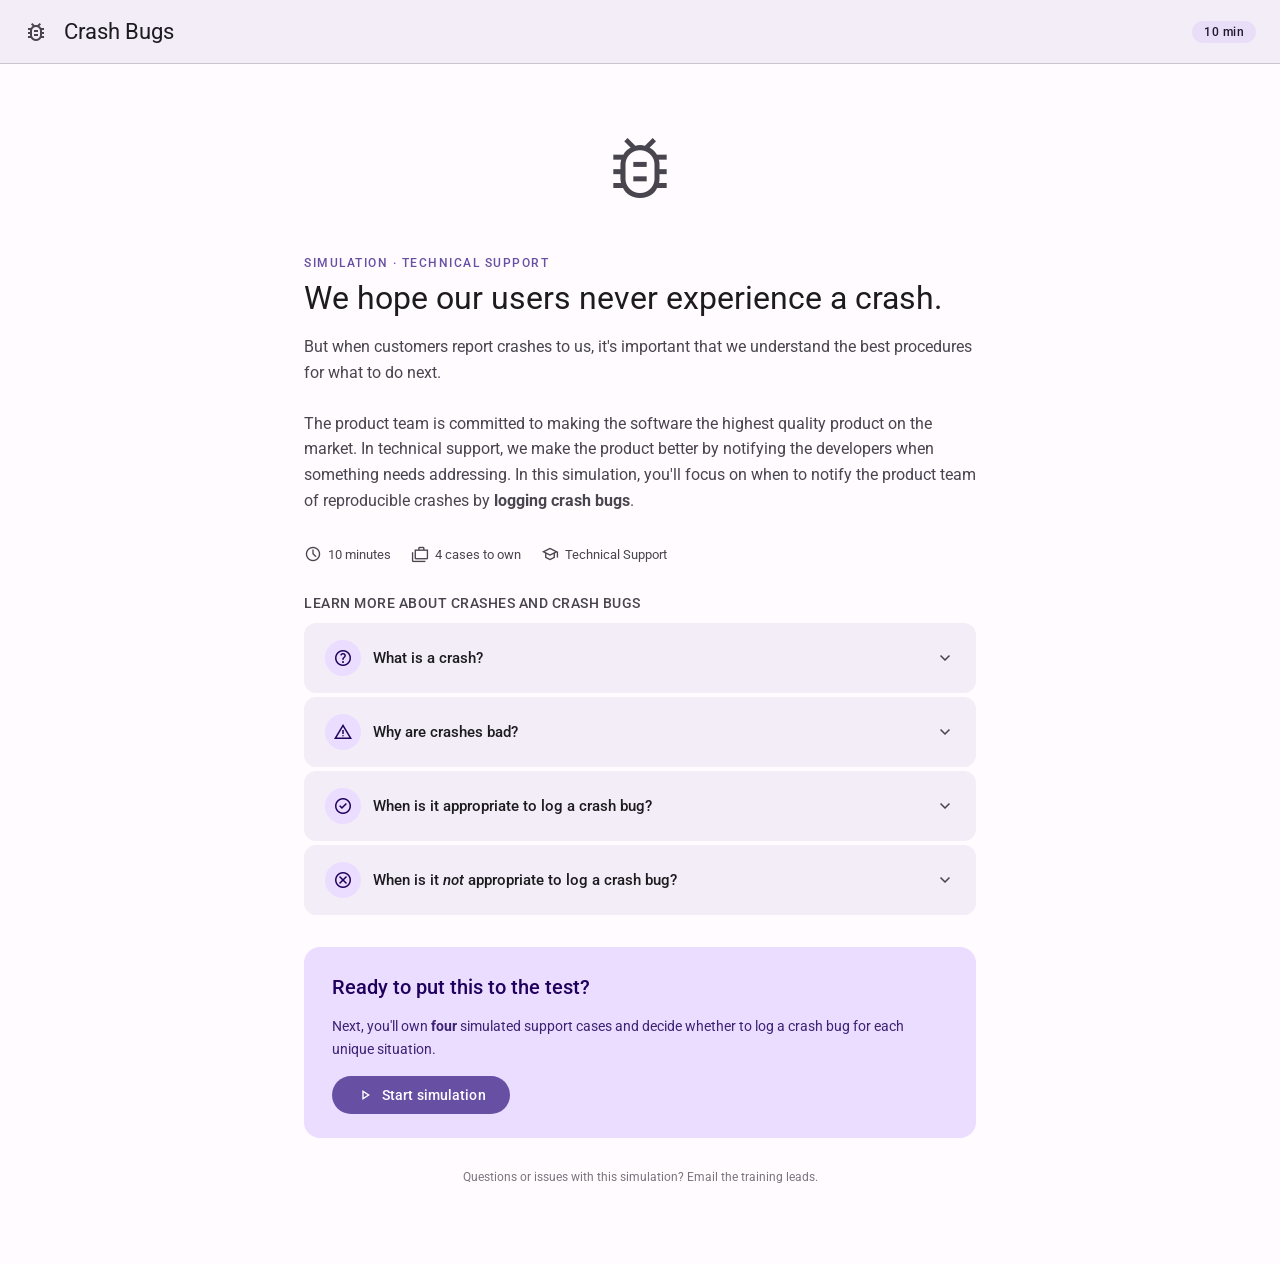
<file: index.html>
<!DOCTYPE html>
<html lang="en">
<head>
<meta charset="utf-8">
<meta name="viewport" content="width=device-width, initial-scale=1">
<title>Crash Bugs – Intro</title>
<link href="https://fonts.googleapis.com/css2?family=Roboto:wght@300;400;500;700&family=Roboto+Mono&display=swap" rel="stylesheet">
<link href="https://fonts.googleapis.com/css2?family=Material+Symbols+Outlined:opsz,wght,FILL,GRAD@24,400,0,0" rel="stylesheet">
<link rel="stylesheet" href="styles.css">
</head>
<body class="m3-page">

<!-- Top App Bar -->
<div class="top-bar">
  <span class="material-symbols-outlined">bug_report</span>
  <span class="top-bar-title">Crash Bugs</span>
  <span class="top-bar-chip">10 min</span>
</div>

<div class="page">

  <!-- Hero icon -->
  <div class="hero-icon">
    <span class="material-symbols-outlined">bug_report</span>
  </div>

  <!-- Intro text -->
  <div>
    <div class="intro-eyebrow">Simulation · Technical Support</div>
    <h1 class="intro-heading">We hope our users never experience a crash.</h1>
    <p class="intro-body">
      But when customers report crashes to us, it's important that we understand the best procedures for what to do next.<br><br>
      The product team is committed to making the software the highest quality product on the market. In technical support, we make the product better by notifying the developers when something needs addressing. In this simulation, you'll focus on when to notify the product team of reproducible crashes by <strong>logging crash bugs</strong>.
    </p>
  </div>

  <!-- Meta -->
  <div class="meta-row">
    <div class="meta-item">
      <span class="material-symbols-outlined">schedule</span>
      10 minutes
    </div>
    <div class="meta-item">
      <span class="material-symbols-outlined">cases</span>
      4 cases to own
    </div>
    <div class="meta-item">
      <span class="material-symbols-outlined">school</span>
      Technical Support
    </div>
  </div>

  <!-- Accordions -->
  <div>
    <div class="accordion-heading">Learn more about crashes and crash bugs</div>
    <div class="accordion-stack">

      <div class="accordion" id="acc1">
        <button class="accordion-trigger" onclick="toggle('acc1')" aria-expanded="false">
          <div class="accordion-icon"><span class="material-symbols-outlined">help</span></div>
          <span class="accordion-label">What is a crash?</span>
          <span class="material-symbols-outlined accordion-chevron">expand_more</span>
        </button>
        <div class="accordion-body">
          <div class="accordion-body-inner">
            <div class="accordion-body-content">
              Crashes happen when the software is unable to gracefully catch an error, and instead stops working and closes unexpectedly.
            </div>
          </div>
        </div>
      </div>

      <div class="accordion" id="acc2">
        <button class="accordion-trigger" onclick="toggle('acc2')" aria-expanded="false">
          <div class="accordion-icon"><span class="material-symbols-outlined">warning</span></div>
          <span class="accordion-label">Why are crashes bad?</span>
          <span class="material-symbols-outlined accordion-chevron">expand_more</span>
        </button>
        <div class="accordion-body">
          <div class="accordion-body-inner">
            <div class="accordion-body-content">
              If you've ever personally experienced a crash in any software, you probably don't need anyone to explain this to you. When software crashes, users risk losing unsaved work, orphaning edits in an enterprise geodatabase, losing their license, and more.<br><br>
              If an error occurs in the software, we expect that the software will catch that error and display a message to the user explaining why something cannot work properly. <strong>Crashing is an unhelpful response to an error.</strong>
            </div>
          </div>
        </div>
      </div>

      <div class="accordion" id="acc3">
        <button class="accordion-trigger" onclick="toggle('acc3')" aria-expanded="false">
          <div class="accordion-icon"><span class="material-symbols-outlined">check_circle</span></div>
          <span class="accordion-label">When is it appropriate to log a crash bug?</span>
          <span class="material-symbols-outlined accordion-chevron">expand_more</span>
        </button>
        <div class="accordion-body">
          <div class="accordion-body-inner">
            <div class="accordion-body-content">
              Any crash that can be reproduced should be logged as a crash bug. Any time you have a workflow where a series of <strong>repeatable steps produces a crash</strong>, log a crash bug.<br><br>
              To make sure the steps are repeatable, apply the problem-solving framework:<br><strong>Understand → Interrogate → Explain</strong>
            </div>
          </div>
        </div>
      </div>

      <div class="accordion" id="acc4">
        <button class="accordion-trigger" onclick="toggle('acc4')" aria-expanded="false">
          <div class="accordion-icon"><span class="material-symbols-outlined">cancel</span></div>
          <span class="accordion-label">When is it <em>not</em> appropriate to log a crash bug?</span>
          <span class="material-symbols-outlined accordion-chevron">expand_more</span>
        </button>
        <div class="accordion-body">
          <div class="accordion-body-inner">
            <div class="accordion-body-content">
              <strong>Non-reproducible crashes</strong> should not be logged as bugs. When you log a bug, you are logging steps that a developer can use to reproduce, examine, and resolve the problem. If they can't reproduce it, they can't resolve it.<br><br>
              <strong>Crashes due to unmet minimum system requirements</strong> should also not be logged as crash bugs. 
            </div>
          </div>
        </div>
      </div>

    </div>
  </div>

  <!-- CTA card -->
  <div class="cta-card">
    <div class="cta-card-title">Ready to put this to the test?</div>
    <div class="cta-card-body">Next, you'll own <strong>four</strong> simulated support cases and decide whether to log a crash bug for each unique situation.</div>
    <button class="cta-btn" onclick="startSimulation()">
      <span class="material-symbols-outlined">play_arrow</span>
      Start simulation
    </button>
  </div>

  <div class="footer-note">Questions or issues with this simulation? Email the training leads.</div>

</div>

<script src="app.js"></script>
</body>
</html>
</file>
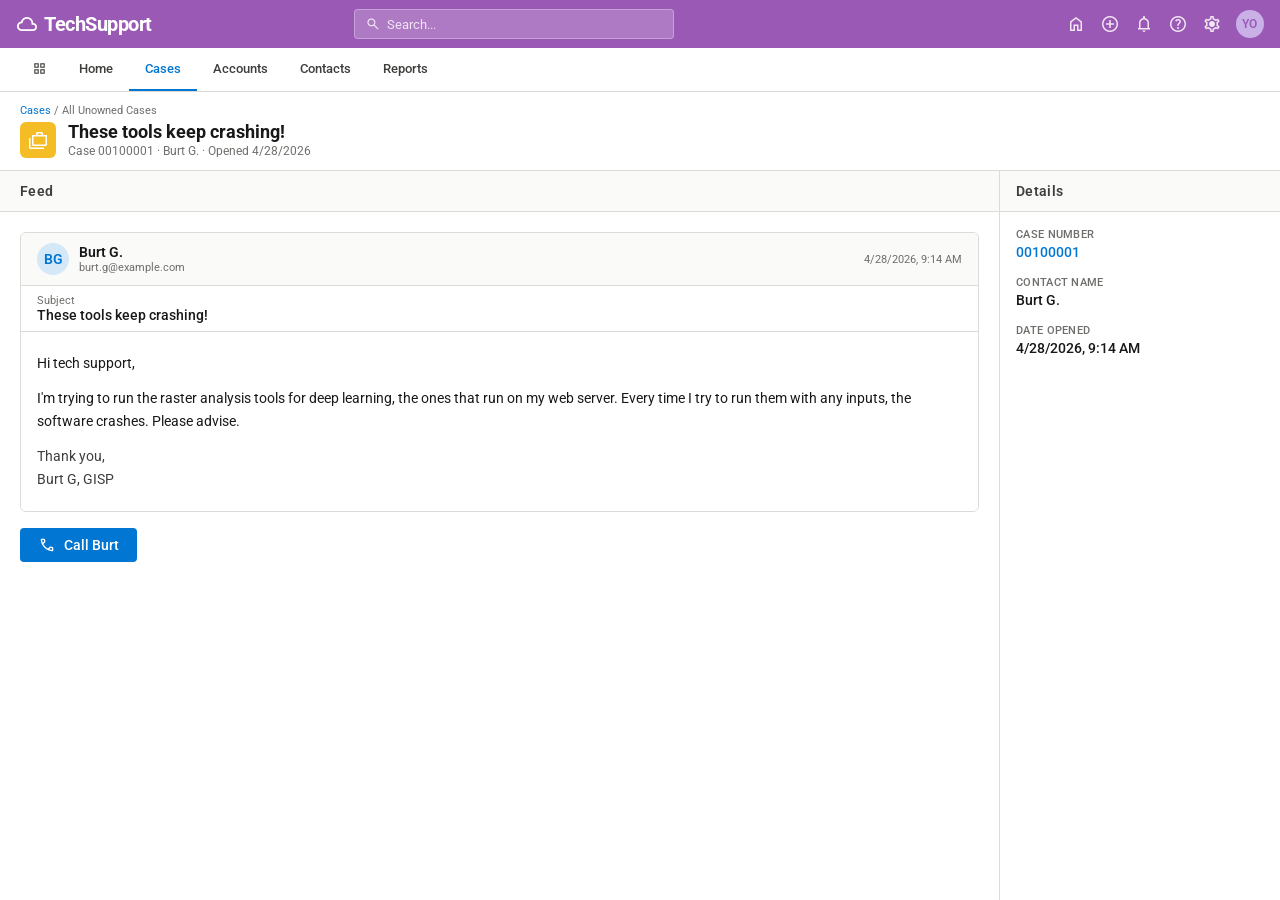
<file: case1.html>
<!DOCTYPE html>
<html lang="en">
<head>
<meta charset="utf-8">
<meta name="viewport" content="width=device-width, initial-scale=1">
<title>Case 00100001 – Crash Bugs</title>
<link href="https://fonts.googleapis.com/css2?family=Roboto:wght@300;400;500;700&display=swap" rel="stylesheet">
<link href="https://fonts.googleapis.com/css2?family=Material+Symbols+Outlined:opsz,wght,FILL,GRAD@24,400,0,0" rel="stylesheet">
<link rel="stylesheet" href="styles.css">
</head>
<body class="sf-page" data-case-id="1">

<!-- Global Nav -->
<div class="global-nav">
  <div class="global-nav-logo"><span class="material-symbols-outlined">cloud</span>TechSupport</div>
  <div class="global-nav-search"><span class="material-symbols-outlined">search</span>Search...</div>
  <div class="global-nav-icons">
    <span class="material-symbols-outlined">home</span>
    <span class="material-symbols-outlined">add_circle</span>
    <span class="material-symbols-outlined">notifications</span>
    <span class="material-symbols-outlined">help</span>
    <span class="material-symbols-outlined">settings</span>
    <div class="avatar">YO</div>
  </div>
</div>

<!-- App Nav -->
<div class="app-nav">
  <div class="app-nav-item"><span class="material-symbols-outlined" style="font-size:15px">grid_view</span></div>
  <div class="app-nav-item">Home</div>
  <a class="app-nav-item active clickable" href="queue.html">Cases</a>
  <div class="app-nav-item">Accounts</div>
  <div class="app-nav-item">Contacts</div>
  <div class="app-nav-item">Reports</div>
</div>

<!-- Case Header -->
<div class="case-header">
  <div class="case-breadcrumb"><a href="queue.html">Cases</a> / All Unowned Cases</div>
  <div class="case-title-row">
    <div class="case-icon"><span class="material-symbols-outlined">cases</span></div>
    <div>
      <div class="case-title">These tools keep crashing!</div>
      <div class="case-subtitle">Case 00100001 · Burt G. · Opened 4/28/2026</div>
    </div>
  </div>
</div>

<!-- Body -->
<div class="case-body">

  <div class="feed-pane">
    <div class="feed-label">Feed</div>
    <div class="feed-content">

      <!-- Email from Burt -->
      <div class="email-card">
        <div class="email-header">
          <div class="email-avatar">BG</div>
          <div>
            <div class="email-from">Burt G.</div>
            <div class="email-addr">burt.g@example.com</div>
          </div>
          <div class="email-meta">4/28/2026, 9:14 AM</div>
        </div>
        <div class="email-subject-row">
          <div class="email-subject-label">Subject</div>
          <div class="email-subject-value">These tools keep crashing!</div>
        </div>
        <div class="email-body">
          <p>Hi tech support,</p>
          <p>I'm trying to run the raster analysis tools for deep learning, the ones that run on my web server. Every time I try to run them with any inputs, the software crashes. Please advise.</p>
          <p class="email-sig">Thank you,<br>Burt G, GISP</p>
        </div>
      </div>

      <!-- Action: Call Burt -->
      <button id="callBurtBtn" class="call-btn"
        data-reveals="chatLog"
        data-also-reveals="logNotesBtn"
        data-also-delay="300">
        <span class="material-symbols-outlined">call</span>
        Call Burt
      </button>

      <!-- Call transcript 1 -->
      <div id="chatLog" class="chat-log" style="display:none">
        <div class="chat-label">
          <span class="material-symbols-outlined">call</span>
          Transcript: Phone call with Burt G. 4/28/2026 9:31 AM
        </div>
        <div class="chat-bubble you"><div class="bubble-name">You</div><div class="bubble-text">Hi Burt, thanks for taking my call. I got your email about the raster analysis tools crashing. Would you be able to share your screen so I can see what's happening?</div></div>
        <div class="chat-bubble customer"><div class="bubble-name">Burt G.</div><div class="bubble-text">Sure, give me just a second. Okay, I'm sharing now. So here's the tool—I'll go ahead and run it.</div></div>
        <div class="chat-bubble customer"><div class="bubble-name">Burt G.</div><div class="bubble-text">See? Crashed. I can try a different input if you want, but it does the same thing every time.</div></div>
        <div class="chat-bubble you"><div class="bubble-name">You</div><div class="bubble-text">Yes, let's try one more input just to confirm. <em>(After testing)</em> You're right, it crashes regardless of input. Is anyone else in your office using these tools? I want to see if this is specific to your machine.</div></div>
        <div class="chat-bubble customer"><div class="bubble-name">Burt G.</div><div class="bubble-text">No, just me. I'm the only one who's tried these particular web server tools so far.</div></div>
        <div class="chat-bubble you"><div class="bubble-name">You</div><div class="bubble-text">Got it. Have you used any of the other deep learning tools successfully—like the ones that run locally on the desktop rather than through the web server?</div></div>
        <div class="chat-bubble customer"><div class="bubble-name">Burt G.</div><div class="bubble-text">Yes, actually. The local desktop ones work fine for me. It's only these web server tools that are crashing.</div></div>
        <div class="chat-bubble you"><div class="bubble-name">You</div><div class="bubble-text">That's really helpful context, thank you. I want to do a bit more testing on my end. Would it be okay if I call you back once I've had a chance to run some tests?</div></div>
        <div class="chat-bubble customer"><div class="bubble-name">Burt G.</div><div class="bubble-text">Absolutely, no problem. I'll be at my desk all afternoon.</div></div>
        <div class="chat-bubble you"><div class="bubble-name">You</div><div class="bubble-text">Perfect. I'll be in touch soon—thanks, Burt.</div></div>
        <div class="chat-end-note">Call ended</div>
      </div>

      <!-- Action: Log case notes -->
      <button id="logNotesBtn" class="call-btn" style="display:none"
        data-reveals="caseNotes"
        data-also-reveals="decisionCard">
        <span class="material-symbols-outlined">edit_note</span>
        Log case notes
      </button>

      <!-- Case notes -->
      <div id="caseNotes" class="notes-card" style="display:none">
        <div class="notes-label">Case notes</div>
        <div class="notes-body">Reproduced crash with sample dataset on latest software version. Customer also using latest software version.</div>
      </div>

      <!-- Decision: Log a crash bug? -->
      <div id="decisionCard" class="decision-card" style="display:none">
        <div class="decision-prompt">Do you log a crash bug?</div>
        <div class="decision-btns">
          <button class="call-btn" data-reveals="bugLogged" data-also-reveals="callBurt2Btn">Yes</button>
          <button class="call-btn" data-reveals="feedbackNo">No</button>
        </div>
      </div>

      <!-- Decision feedback: No (incorrect) -->
      <div id="feedbackNo" class="feedback-card yellow" style="display:none">
        <p>At this point, you have reproducible steps that consistently produce a crash. The product team will be able to take this workflow, reproduce it, and examine a possible resolution from here. Remember that the software shouldn't crash as a response to an error. If there is an error, it should be handled gracefully and not unexpectedly close. You should proceed with logging a crash bug.</p>
        <button id="feedbackNoBugBtn" class="call-btn" style="margin-top:12px;"
          data-reveals="bugLogged"
          data-also-reveals="callBurt2Btn">Log a crash bug</button>
      </div>

      <!-- Case status: Bug logged -->
      <div id="bugLogged" class="case-closed-banner" style="display:none">Bug logged</div>

      <!-- Action: Call Burt (follow-up) -->
      <button id="callBurt2Btn" class="call-btn" style="display:none"
        data-reveals="chatLog2"
        data-also-reveals="completion"
        data-also-delay="400">
        <span class="material-symbols-outlined">call</span>
        Call Burt
      </button>

      <!-- Call transcript 2 -->
      <div id="chatLog2" class="chat-log" style="display:none">
        <div class="chat-label">
          <span class="material-symbols-outlined">call</span>
          Transcript: Phone call with Burt G. 4/28/2026 2:14 PM
        </div>
        <div class="chat-bubble you"><div class="bubble-name">You</div><div class="bubble-text">Hi Burt, thanks for your patience. I wanted to call you back with an update on your case.</div></div>
        <div class="chat-bubble customer"><div class="bubble-name">Burt G.</div><div class="bubble-text">Of course, what did you find out?</div></div>
        <div class="chat-bubble you"><div class="bubble-name">You</div><div class="bubble-text">I was able to reproduce the crash on my end using a sample dataset, so I've gone ahead and logged a bug with the product team. This confirms it's not something specific to your machine.</div></div>
        <div class="chat-bubble customer"><div class="bubble-name">Burt G.</div><div class="bubble-text">Oh—that's a bit disappointing to hear, but I'm glad you were able to confirm it and report it.</div></div>
        <div class="chat-bubble you"><div class="bubble-name">You</div><div class="bubble-text">Completely understandable. You can track the status of the bug using the link I'll send over. In the meantime, the local desktop deep learning tools you mentioned should still work as expected for your workflows.</div></div>
        <div class="chat-bubble customer"><div class="bubble-name">Burt G.</div><div class="bubble-text">Good to know. That helps. Is there anything else I should do on my end?</div></div>
        <div class="chat-bubble you"><div class="bubble-name">You</div><div class="bubble-text">Nothing else needed from you right now. I'll keep the case open until the fix is released. Is there anything else I can help you with today?</div></div>
        <div class="chat-bubble customer"><div class="bubble-name">Burt G.</div><div class="bubble-text">No, that's everything. Thanks for following up so quickly. You can go ahead and close my case.</div></div>
        <div class="chat-bubble you"><div class="bubble-name">You</div><div class="bubble-text">Happy to help, Burt. Take care!</div></div>
        <div class="chat-end-note">Call ended</div>
      </div>

      <!-- Case closed + Own another case -->
      <div id="completion" class="feed-group" style="display:none">
        <div class="case-closed-banner">Case closed</div>
        <div class="completion-card">
          <div class="completion-title">Nice work!</div>
          <div class="completion-body">You correctly identified a reproducible crash and logged a crash bug. Burt's case is now closed.</div>
          <a href="queue.html" class="call-btn" style="margin-top:16px;"
            data-mark-closed="case1closed">
            <span class="material-symbols-outlined">arrow_forward</span>
            Own another case
          </a>
        </div>
      </div>

    </div>
  </div>

  <!-- Details -->
  <div class="details-pane">
    <div class="details-label">Details</div>
    <div class="details-content">
      <div class="detail-field">
        <div class="detail-field-label">Case Number</div>
        <div class="detail-field-value link">00100001</div>
      </div>
      <div class="detail-field">
        <div class="detail-field-label">Contact Name</div>
        <div class="detail-field-value">Burt G.</div>
      </div>
      <div class="detail-field">
        <div class="detail-field-label">Date Opened</div>
        <div class="detail-field-value">4/28/2026, 9:14 AM</div>
      </div>
    </div>
  </div>

</div>

<script src="app.js"></script>
<script src="case.js"></script>
</body>
</html>
</file>
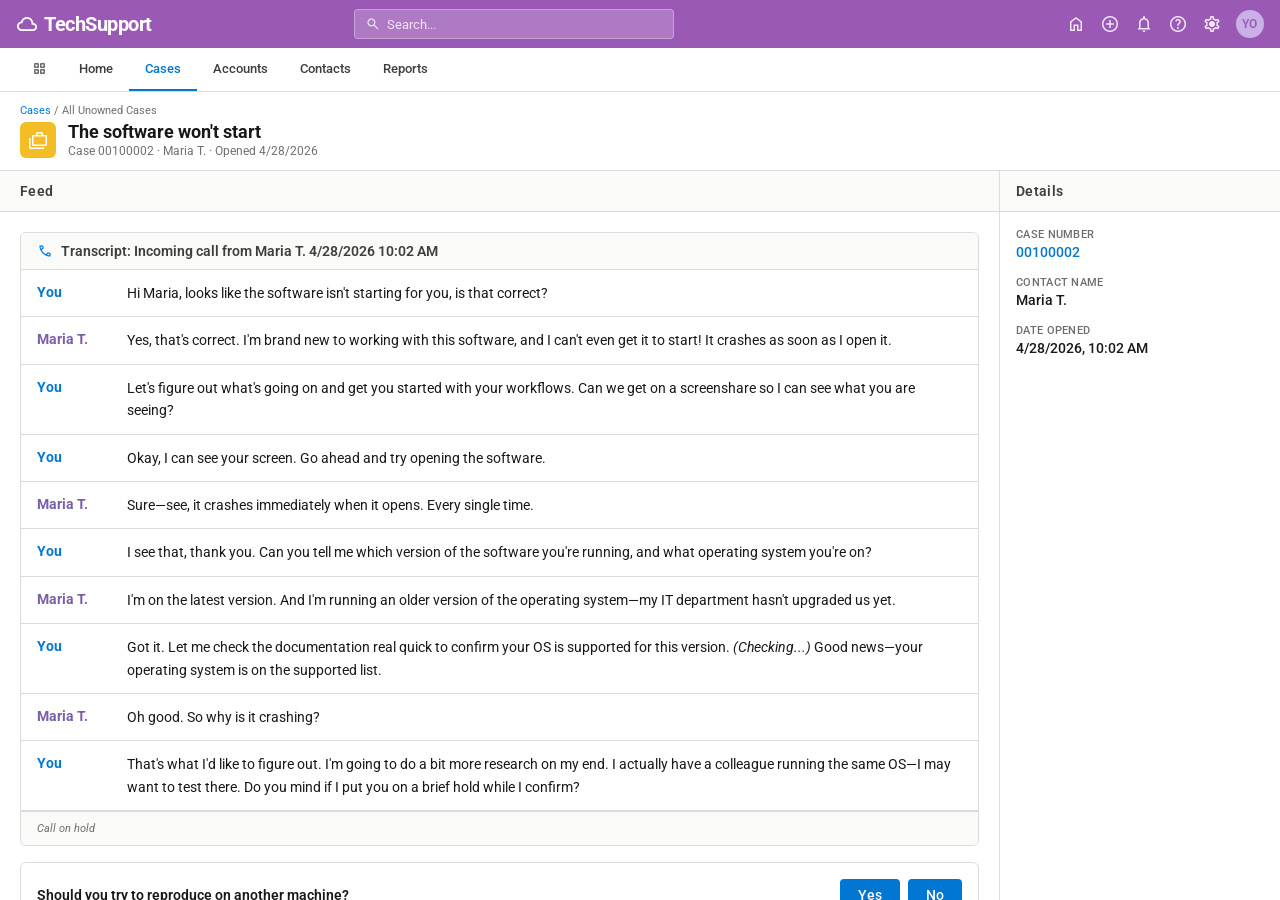
<file: case2.html>
<!DOCTYPE html>
<html lang="en">
<head>
<meta charset="utf-8">
<meta name="viewport" content="width=device-width, initial-scale=1">
<title>Case 00100002 – Crash Bugs</title>
<link href="https://fonts.googleapis.com/css2?family=Roboto:wght@300;400;500;700&display=swap" rel="stylesheet">
<link href="https://fonts.googleapis.com/css2?family=Material+Symbols+Outlined:opsz,wght,FILL,GRAD@24,400,0,0" rel="stylesheet">
<link rel="stylesheet" href="styles.css">
</head>
<body class="sf-page" data-case-id="2">

<!-- Global Nav -->
<div class="global-nav">
  <div class="global-nav-logo"><span class="material-symbols-outlined">cloud</span>TechSupport</div>
  <div class="global-nav-search"><span class="material-symbols-outlined">search</span>Search...</div>
  <div class="global-nav-icons">
    <span class="material-symbols-outlined">home</span>
    <span class="material-symbols-outlined">add_circle</span>
    <span class="material-symbols-outlined">notifications</span>
    <span class="material-symbols-outlined">help</span>
    <span class="material-symbols-outlined">settings</span>
    <div class="avatar">YO</div>
  </div>
</div>

<!-- App Nav -->
<div class="app-nav">
  <div class="app-nav-item"><span class="material-symbols-outlined" style="font-size:15px">grid_view</span></div>
  <div class="app-nav-item">Home</div>
  <a class="app-nav-item active clickable" href="queue.html">Cases</a>
  <div class="app-nav-item">Accounts</div>
  <div class="app-nav-item">Contacts</div>
  <div class="app-nav-item">Reports</div>
</div>

<!-- Case Header -->
<div class="case-header">
  <div class="case-breadcrumb"><a href="queue.html">Cases</a> / All Unowned Cases</div>
  <div class="case-title-row">
    <div class="case-icon"><span class="material-symbols-outlined">cases</span></div>
    <div>
      <div class="case-title">The software won't start</div>
      <div class="case-subtitle">Case 00100002 · Maria T. · Opened 4/28/2026</div>
    </div>
  </div>
</div>

<!-- Body -->
<div class="case-body">

  <div class="feed-pane">
    <div class="feed-label">Feed</div>
    <div class="feed-content">

      <!-- Call transcript: incoming call (placed on hold) -->
      <div class="chat-log">
        <div class="chat-label">
          <span class="material-symbols-outlined">call</span>
          Transcript: Incoming call from Maria T. 4/28/2026 10:02 AM
        </div>
        <div class="chat-bubble you"><div class="bubble-name">You</div><div class="bubble-text">Hi Maria, looks like the software isn't starting for you, is that correct?</div></div>
        <div class="chat-bubble customer"><div class="bubble-name">Maria T.</div><div class="bubble-text">Yes, that's correct. I'm brand new to working with this software, and I can't even get it to start! It crashes as soon as I open it.</div></div>
        <div class="chat-bubble you"><div class="bubble-name">You</div><div class="bubble-text">Let's figure out what's going on and get you started with your workflows. Can we get on a screenshare so I can see what you are seeing?</div></div>
        <div class="chat-bubble you"><div class="bubble-name">You</div><div class="bubble-text">Okay, I can see your screen. Go ahead and try opening the software.</div></div>
        <div class="chat-bubble customer"><div class="bubble-name">Maria T.</div><div class="bubble-text">Sure—see, it crashes immediately when it opens. Every single time.</div></div>
        <div class="chat-bubble you"><div class="bubble-name">You</div><div class="bubble-text">I see that, thank you. Can you tell me which version of the software you're running, and what operating system you're on?</div></div>
        <div class="chat-bubble customer"><div class="bubble-name">Maria T.</div><div class="bubble-text">I'm on the latest version. And I'm running an older version of the operating system—my IT department hasn't upgraded us yet.</div></div>
        <div class="chat-bubble you"><div class="bubble-name">You</div><div class="bubble-text">Got it. Let me check the documentation real quick to confirm your OS is supported for this version. <em>(Checking...)</em> Good news—your operating system is on the supported list.</div></div>
        <div class="chat-bubble customer"><div class="bubble-name">Maria T.</div><div class="bubble-text">Oh good. So why is it crashing?</div></div>
        <div class="chat-bubble you"><div class="bubble-name">You</div><div class="bubble-text">That's what I'd like to figure out. I'm going to do a bit more research on my end. I actually have a colleague running the same OS—I may want to test there. Do you mind if I put you on a brief hold while I confirm?</div></div>
        <div class="chat-end-note">Call on hold</div>
      </div>

      <!-- Decision: Try to reproduce on another machine? -->
      <div id="decisionCard" class="decision-card">
        <div class="decision-prompt">Should you try to reproduce on another machine?</div>
        <div class="decision-btns">
          <button class="call-btn" data-reveals="feedbackYes">Yes</button>
          <button class="call-btn" data-reveals="feedbackNo">No</button>
        </div>
      </div>

      <!-- Decision feedback: Yes (less ideal) -->
      <div id="feedbackYes" class="feedback-card yellow" style="display:none">
        <p>You could try to reproduce, but it's likely not the best use of time. You know that the operating system is supported, which means that it was tested thoroughly by the product team and has been proven to work with the software. It's not likely the operating system causing the issue.</p>
        <p style="margin-top:10px;">A more useful test would be to check if Maria's system as a whole meets the minimum system requirements. The best way to do this is by having Maria run the <em>Can You Run It</em> tool on her machine.</p>
        <button id="feedbackYesCyriBtn" class="call-btn" style="margin-top:12px;"
          data-reveals="cyriLog"
          data-also-reveals="decisionCard2">Use <em>Can You Run It</em></button>
      </div>

      <!-- Decision feedback: No (correct) -->
      <div id="feedbackNo" class="feedback-card green" style="display:none">
        <p>The operating system is supported, so trying to reproduce the issue in-house will likely result in the software opening normally. In this case, trying to reproduce will not be the most effective use of time.</p>
        <p style="margin-top:10px;">A more useful test would be to check if Maria's system as a whole meets the minimum system requirements. The best way to do this is by having Maria run the <em>Can You Run It</em> tool on her machine.</p>
        <button id="feedbackNoCyriBtn" class="call-btn" style="margin-top:12px;"
          data-reveals="cyriLog"
          data-also-reveals="decisionCard2">Use <em>Can You Run It</em></button>
      </div>

      <!-- Call transcript: Can You Run It follow-up -->
      <div id="cyriLog" class="chat-log" style="display:none">
        <div class="chat-label">
          <span class="material-symbols-outlined">call</span>
          Transcript: Follow-up call with Maria T. 4/28/2026 10:47 AM
        </div>
        <div class="chat-bubble you"><div class="bubble-name">You</div><div class="bubble-text">Hi Maria, I'd like to have you run a tool called Can You Run It on your machine. It checks whether your system meets the minimum requirements for the software. Would you be able to do that now?</div></div>
        <div class="chat-bubble customer"><div class="bubble-name">Maria T.</div><div class="bubble-text">Sure, I can do that. Give me just a moment. Okay, it's running… it says my system doesn't pass.</div></div>
        <div class="chat-bubble you"><div class="bubble-name">You</div><div class="bubble-text">Thanks for running that. It looks like your machine doesn't have the minimum .NET version required to run the latest version of the software. That's likely what's causing the crash at startup.</div></div>
        <div class="chat-bubble customer"><div class="bubble-name">Maria T.</div><div class="bubble-text">Oh, that makes sense. So what do I do?</div></div>
        <div class="chat-bubble you"><div class="bubble-name">You</div><div class="bubble-text">You'll want to put in a ticket with your IT department to get .NET upgraded on your machine. Once that's done, the software should open without any issues.</div></div>
        <div class="chat-bubble customer"><div class="bubble-name">Maria T.</div><div class="bubble-text">That's actually really helpful—at least now I have a concrete answer to give them. I'll get that ticket in today.</div></div>
        <div class="chat-bubble you"><div class="bubble-name">You</div><div class="bubble-text">Glad we were able to track that down. I'll keep your case on hold while you wait for IT to take care of it.</div></div>
        <div class="chat-end-note">Call ended</div>
      </div>

      <!-- Decision: Log a crash bug? -->
      <div id="decisionCard2" class="decision-card" style="display:none">
        <div class="decision-prompt">Great! But do you log a crash bug? The crash was reproducible for Maria every time she tried to open the software.</div>
        <div class="decision-btns">
          <button class="call-btn" data-reveals="feedback2Yes">Yes</button>
          <button class="call-btn" data-reveals="feedback2No">No</button>
        </div>
      </div>

      <!-- Decision feedback: Yes (incorrect) -->
      <div id="feedback2Yes" class="feedback-card yellow" style="display:none">
        <p>Even though the crash was reproducible, the system was not ready for installation. Making sure the system meets minimum requirements is mandatory prior to installing the software, so logging a crash bug for this case is not appropriate.</p>
        <button id="feedback2YesContBtn" class="call-btn" style="margin-top:12px;"
          data-reveals="caseNotes"
          data-also-reveals="placeHoldBtn">Continue without logging a crash bug</button>
      </div>

      <!-- Decision feedback: No (correct) -->
      <div id="feedback2No" class="feedback-card green" style="display:none">
        <p>Correct, since the system didn't meet the minimum requirements, this is not an appropriate time to log a crash bug.</p>
        <button id="feedback2NoContBtn" class="call-btn" style="margin-top:12px;"
          data-reveals="caseNotes"
          data-also-reveals="placeHoldBtn">Continue without logging a crash bug</button>
      </div>

      <!-- Case notes -->
      <div id="caseNotes" class="notes-card" style="display:none">
        <div class="notes-label">Case notes</div>
        <div class="notes-body">.NET version outdated. Placing case on hold while IT dept upgrades .NET.</div>
      </div>

      <!-- Action: Place hold -->
      <button id="placeHoldBtn" class="call-btn" style="display:none"
        data-reveals="holdBanner"
        data-also-reveals="followupGroup">
        <span class="material-symbols-outlined">pause_circle</span>
        Place hold
      </button>

      <!-- Case status: Case on hold -->
      <div id="holdBanner" class="case-closed-banner" style="display:none">Case on hold</div>

      <!-- Follow-up email + Case closed + Own another case -->
      <div id="followupGroup" class="feed-group" style="display:none">

        <div class="email-card">
          <div class="email-header">
            <div class="email-avatar">MT</div>
            <div>
              <div class="email-from">Maria T.</div>
              <div class="email-addr">maria.t@example.com</div>
            </div>
            <div class="email-date">4/30/2026, 8:52 AM</div>
          </div>
          <div class="email-subject-row">
            <div class="email-subject-label">Subject</div>
            <div class="email-subject-value">Re: The software won't start</div>
          </div>
          <div class="email-body">
            <p>Hi,</p>
            <p>Good news—my IT department upgraded .NET yesterday and I just tried opening the software again. It's working great! Thank you so much for your help tracking down the issue.</p>
            <p>You can go ahead and close my case.</p>
            <p class="email-sig">Thanks again,<br>Maria T.</p>
          </div>
        </div>

        <div class="case-closed-banner">Case closed</div>

        <div class="completion-card">
          <div class="completion-title">Nice work!</div>
          <div class="completion-body">You correctly identified the source of the crash and resolved Maria's issue without needing to log a bug. Her case is now closed.</div>
          <a href="queue.html" class="call-btn" style="margin-top:16px;"
            data-mark-closed="case2closed">
            <span class="material-symbols-outlined">arrow_forward</span>
            Own another case
          </a>
        </div>

      </div>

    </div>
  </div>

  <!-- Details -->
  <div class="details-pane">
    <div class="details-label">Details</div>
    <div class="details-content">
      <div class="detail-field">
        <div class="detail-field-label">Case Number</div>
        <div class="detail-field-value link">00100002</div>
      </div>
      <div class="detail-field">
        <div class="detail-field-label">Contact Name</div>
        <div class="detail-field-value">Maria T.</div>
      </div>
      <div class="detail-field">
        <div class="detail-field-label">Date Opened</div>
        <div class="detail-field-value">4/28/2026, 10:02 AM</div>
      </div>
    </div>
  </div>

</div>

<script src="app.js"></script>
<script src="case.js"></script>
</body>
</html>
</file>
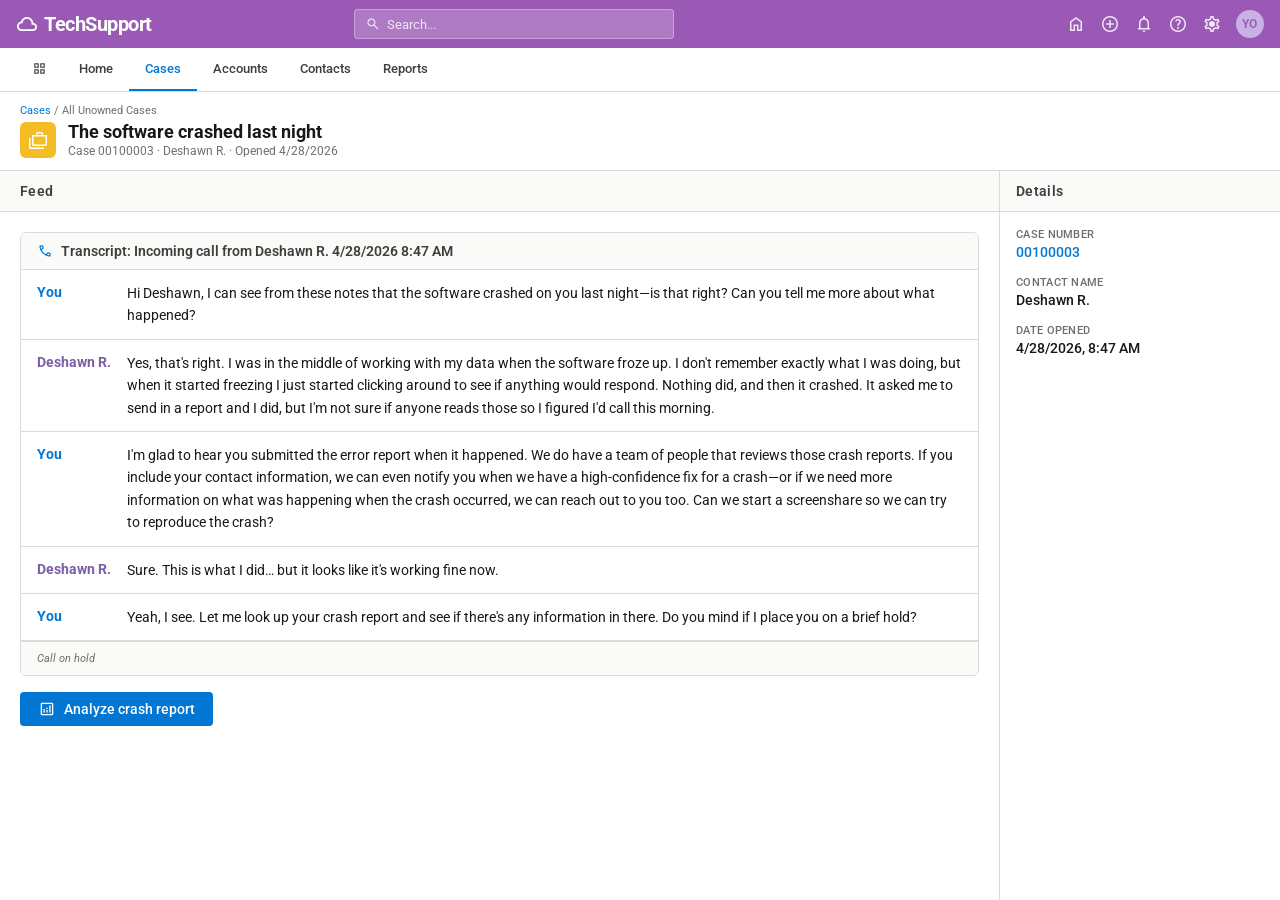
<file: case3.html>
<!DOCTYPE html>
<html lang="en">
<head>
<meta charset="utf-8">
<meta name="viewport" content="width=device-width, initial-scale=1">
<title>Case 00100003 – Crash Bugs</title>
<link href="https://fonts.googleapis.com/css2?family=Roboto:wght@300;400;500;700&display=swap" rel="stylesheet">
<link href="https://fonts.googleapis.com/css2?family=Material+Symbols+Outlined:opsz,wght,FILL,GRAD@24,400,0,0" rel="stylesheet">
<link rel="stylesheet" href="styles.css">
</head>
<body class="sf-page" data-case-id="3">

<!-- Global Nav -->
<div class="global-nav">
  <div class="global-nav-logo"><span class="material-symbols-outlined">cloud</span>TechSupport</div>
  <div class="global-nav-search"><span class="material-symbols-outlined">search</span>Search...</div>
  <div class="global-nav-icons">
    <span class="material-symbols-outlined">home</span>
    <span class="material-symbols-outlined">add_circle</span>
    <span class="material-symbols-outlined">notifications</span>
    <span class="material-symbols-outlined">help</span>
    <span class="material-symbols-outlined">settings</span>
    <div class="avatar">YO</div>
  </div>
</div>

<!-- App Nav -->
<div class="app-nav">
  <div class="app-nav-item"><span class="material-symbols-outlined" style="font-size:15px">grid_view</span></div>
  <div class="app-nav-item">Home</div>
  <a class="app-nav-item active clickable" href="queue.html">Cases</a>
  <div class="app-nav-item">Accounts</div>
  <div class="app-nav-item">Contacts</div>
  <div class="app-nav-item">Reports</div>
</div>

<!-- Case Header -->
<div class="case-header">
  <div class="case-breadcrumb"><a href="queue.html">Cases</a> / All Unowned Cases</div>
  <div class="case-title-row">
    <div class="case-icon"><span class="material-symbols-outlined">cases</span></div>
    <div>
      <div class="case-title">The software crashed last night</div>
      <div class="case-subtitle">Case 00100003 · Deshawn R. · Opened 4/28/2026</div>
    </div>
  </div>
</div>

<!-- Body -->
<div class="case-body">

  <div class="feed-pane">
    <div class="feed-label">Feed</div>
    <div class="feed-content">

      <!-- Call transcript: incoming call (placed on hold) -->
      <div class="chat-log">
        <div class="chat-label">
          <span class="material-symbols-outlined">call</span>
          Transcript: Incoming call from Deshawn R. 4/28/2026 8:47 AM
        </div>
        <div class="chat-bubble you"><div class="bubble-name">You</div><div class="bubble-text">Hi Deshawn, I can see from these notes that the software crashed on you last night—is that right? Can you tell me more about what happened?</div></div>
        <div class="chat-bubble customer"><div class="bubble-name">Deshawn R.</div><div class="bubble-text">Yes, that's right. I was in the middle of working with my data when the software froze up. I don't remember exactly what I was doing, but when it started freezing I just started clicking around to see if anything would respond. Nothing did, and then it crashed. It asked me to send in a report and I did, but I'm not sure if anyone reads those so I figured I'd call this morning.</div></div>
        <div class="chat-bubble you"><div class="bubble-name">You</div><div class="bubble-text">I'm glad to hear you submitted the error report when it happened. We do have a team of people that reviews those crash reports. If you include your contact information, we can even notify you when we have a high-confidence fix for a crash—or if we need more information on what was happening when the crash occurred, we can reach out to you too. Can we start a screenshare so we can try to reproduce the crash?</div></div>
        <div class="chat-bubble customer"><div class="bubble-name">Deshawn R.</div><div class="bubble-text">Sure. This is what I did… but it looks like it's working fine now.</div></div>
        <div class="chat-bubble you"><div class="bubble-name">You</div><div class="bubble-text">Yeah, I see. Let me look up your crash report and see if there's any information in there. Do you mind if I place you on a brief hold?</div></div>
        <div class="chat-end-note">Call on hold</div>
      </div>

      <!-- Action: Analyze crash report -->
      <button id="analyzeCrashBtn" class="call-btn"
        data-reveals="decisionCard">
        <span class="material-symbols-outlined">analytics</span>
        Analyze crash report
      </button>

      <!-- Decision: Log a crash bug? -->
      <div id="decisionCard" class="decision-card" style="display:none">
        <div class="decision-prompt">There aren't any obvious clues in the crash report. Maybe this was a one-time fluke, but Deshawn still did experience a crash last night. Do you log a crash bug?</div>
        <div class="decision-btns">
          <button class="call-btn" data-reveals="feedbackYes">Yes</button>
          <button class="call-btn" data-reveals="feedbackNo">No</button>
        </div>
      </div>

      <!-- Decision feedback: Yes (less ideal) -->
      <div id="feedbackYes" class="feedback-card yellow" style="display:none">
        <p>As of right now, you have no concrete reproducible steps to share with a developer to investigate this issue. This is not an appropriate time to log a crash bug.</p>
        <p style="margin-top:10px;">However, you can still assure Deshawn that the crash is something worth monitoring. If he ever is able to reproduce the crash, we want to know about it.</p>
        <p style="margin-top:10px;">You can continue to be helpful even though the issue is no longer present.</p>
        <button id="feedbackYesReturnBtn" class="call-btn" style="margin-top:12px;"
          data-reveals="cyriLog"
          data-also-reveals="placeHoldBtn">
          <span class="material-symbols-outlined">call</span>
          Return to the call
        </button>
      </div>

      <!-- Decision feedback: No (correct) -->
      <div id="feedbackNo" class="feedback-card green" style="display:none">
        <p>That's correct, since we do not yet have a reproducible crash, we don't have enough information to log a crash bug.</p>
        <p style="margin-top:10px;">However, you can still assure Deshawn that the crash is something worth monitoring. If he ever is able to reproduce the crash, we want to know about it.</p>
        <p style="margin-top:10px;">You can continue to be helpful even though the issue is no longer present.</p>
        <button id="feedbackNoReturnBtn" class="call-btn" style="margin-top:12px;"
          data-reveals="cyriLog"
          data-also-reveals="placeHoldBtn">
          <span class="material-symbols-outlined">call</span>
          Return to the call
        </button>
      </div>

      <!-- Call transcript: follow-up -->
      <div id="cyriLog" class="chat-log" style="display:none">
        <div class="chat-label">
          <span class="material-symbols-outlined">call</span>
          Transcript: Incoming call from Deshawn R. 4/28/2026 8:47 AM
        </div>
        <div class="chat-bubble you"><div class="bubble-name">You</div><div class="bubble-text">There wasn't anything in the crash report that told me anything about the source of the crash, but I'd like to offer you some peace of mind in case it does happen again.</div></div>
        <div class="chat-bubble you"><div class="bubble-name">You</div><div class="bubble-text">How about we keep this case on hold for another few days and I'll check in with you at the end of the week. If you experience another crash within that time, just call or email me back and we'll take another look.</div></div>
        <div class="chat-bubble customer"><div class="bubble-name">Deshawn R.</div><div class="bubble-text">That sounds great. I'm glad the issue is at least resolved for now, and I'll let you know if anything else happens.</div></div>
        <div class="chat-end-note">Call ended</div>
      </div>

      <!-- Action: Place on hold -->
      <button id="placeHoldBtn" class="call-btn" style="display:none"
        data-reveals="holdBanner"
        data-also-reveals="callDeshawnBtn">
        <span class="material-symbols-outlined">pause_circle</span>
        Place on hold
      </button>

      <!-- Case status: Case on hold -->
      <div id="holdBanner" class="case-closed-banner" style="display:none">Case on hold</div>

      <!-- Action: Call Deshawn (follow-up) -->
      <button id="callDeshawnBtn" class="call-btn" style="display:none"
        data-reveals="chatLog2"
        data-also-reveals="completion"
        data-also-delay="400">
        <span class="material-symbols-outlined">call</span>
        Call Deshawn
      </button>

      <!-- Call transcript: check-in -->
      <div id="chatLog2" class="chat-log" style="display:none">
        <div class="chat-label">
          <span class="material-symbols-outlined">call</span>
          Transcript: Phone call with Deshawn R. 5/2/2026 9:00 AM
        </div>
        <div class="chat-bubble customer"><div class="bubble-name">Deshawn R.</div><div class="bubble-text">Thanks for checking in, but I have no news for you. The software never crashed again, which is great! But I do still worry it'll happen again.</div></div>
        <div class="chat-bubble you"><div class="bubble-name">You</div><div class="bubble-text">I'm also glad to hear things are okay now. But don't worry, if you do experience the crash again, send the error report with your contact info again and then contact me back under this case number. We can continue where we left off.</div></div>
        <div class="chat-end-note">Call ended</div>
      </div>

      <!-- Case closed + Own another case -->
      <div id="completion" class="feed-group" style="display:none">
        <div class="case-closed-banner">Case closed</div>
        <div class="completion-card">
          <div class="completion-title">Nice work!</div>
          <div class="completion-body">You did the right thing by offering Deshawn the peace of mind of an open case just in case the issue reappeared. Some crashes are one-off issues that can't be reproduced either due to other apps running on the machine, or other issues outside the realm of our software. No need to log a bug this time. Case closed.</div>
          <a href="queue.html" class="call-btn" style="margin-top:16px;"
            data-mark-closed="case3closed">
            <span class="material-symbols-outlined">arrow_forward</span>
            Own another case
          </a>
        </div>
      </div>

    </div>
  </div>

  <!-- Details -->
  <div class="details-pane">
    <div class="details-label">Details</div>
    <div class="details-content">
      <div class="detail-field">
        <div class="detail-field-label">Case Number</div>
        <div class="detail-field-value link">00100003</div>
      </div>
      <div class="detail-field">
        <div class="detail-field-label">Contact Name</div>
        <div class="detail-field-value">Deshawn R.</div>
      </div>
      <div class="detail-field">
        <div class="detail-field-label">Date Opened</div>
        <div class="detail-field-value">4/28/2026, 8:47 AM</div>
      </div>
    </div>
  </div>

</div>

<script src="app.js"></script>
<script src="case.js"></script>
</body>
</html>
</file>
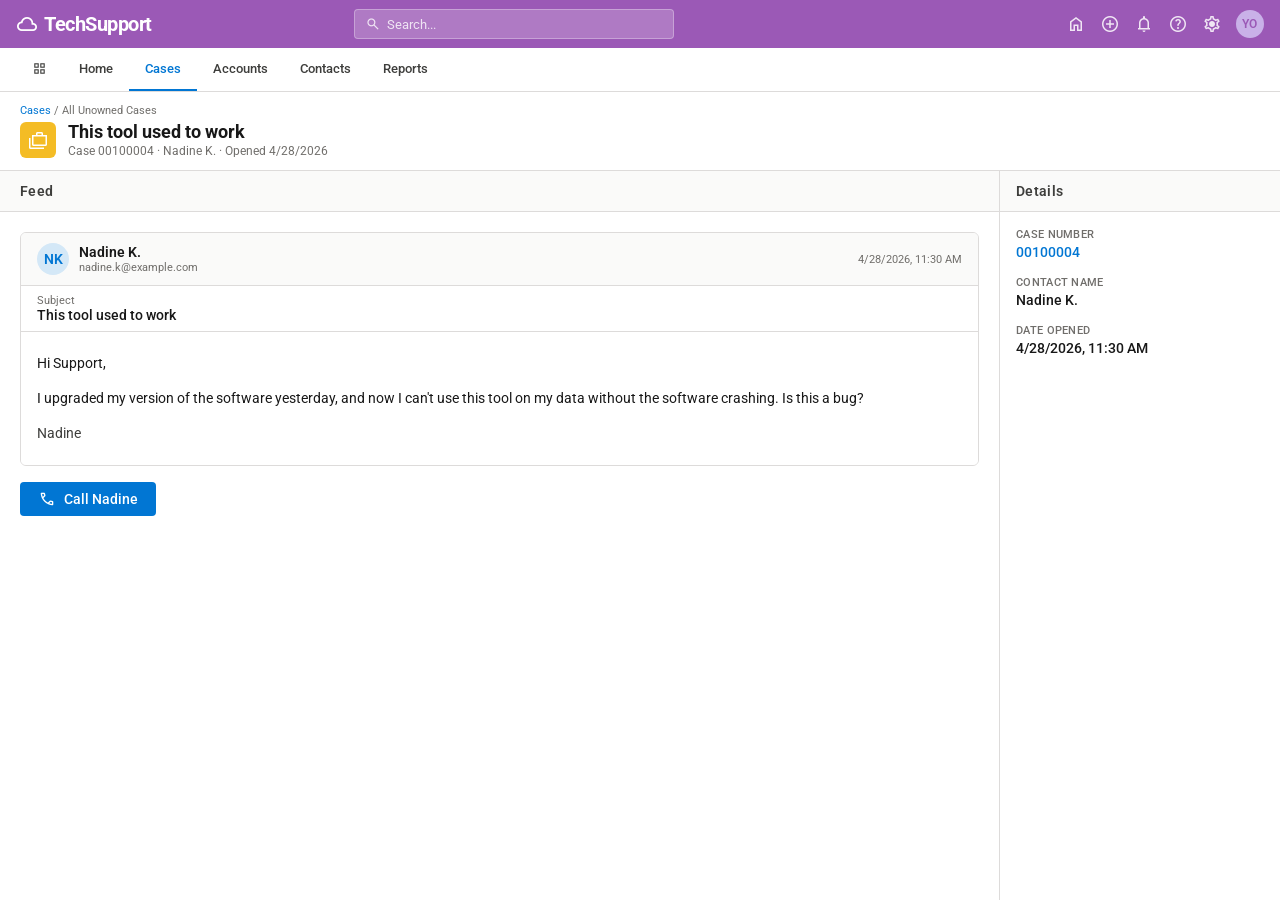
<file: case4.html>
<!DOCTYPE html>
<html lang="en">
<head>
<meta charset="utf-8">
<meta name="viewport" content="width=device-width, initial-scale=1">
<title>Case 00100004 – Crash Bugs</title>
<link href="https://fonts.googleapis.com/css2?family=Roboto:wght@300;400;500;700&display=swap" rel="stylesheet">
<link href="https://fonts.googleapis.com/css2?family=Material+Symbols+Outlined:opsz,wght,FILL,GRAD@24,400,0,0" rel="stylesheet">
<link rel="stylesheet" href="styles.css">
</head>
<body class="sf-page" data-case-id="4">

<!-- Global Nav -->
<div class="global-nav">
  <div class="global-nav-logo"><span class="material-symbols-outlined">cloud</span>TechSupport</div>
  <div class="global-nav-search"><span class="material-symbols-outlined">search</span>Search...</div>
  <div class="global-nav-icons">
    <span class="material-symbols-outlined">home</span>
    <span class="material-symbols-outlined">add_circle</span>
    <span class="material-symbols-outlined">notifications</span>
    <span class="material-symbols-outlined">help</span>
    <span class="material-symbols-outlined">settings</span>
    <div class="avatar">YO</div>
  </div>
</div>

<!-- App Nav -->
<div class="app-nav">
  <div class="app-nav-item"><span class="material-symbols-outlined" style="font-size:15px">grid_view</span></div>
  <div class="app-nav-item">Home</div>
  <a class="app-nav-item active clickable" href="queue.html">Cases</a>
  <div class="app-nav-item">Accounts</div>
  <div class="app-nav-item">Contacts</div>
  <div class="app-nav-item">Reports</div>
</div>

<!-- Case Header -->
<div class="case-header">
  <div class="case-breadcrumb"><a href="queue.html">Cases</a> / All Unowned Cases</div>
  <div class="case-title-row">
    <div class="case-icon"><span class="material-symbols-outlined">cases</span></div>
    <div>
      <div class="case-title">This tool used to work</div>
      <div class="case-subtitle">Case 00100004 · Nadine K. · Opened 4/28/2026</div>
    </div>
  </div>
</div>

<!-- Body -->
<div class="case-body">

  <div class="feed-pane">
    <div class="feed-label">Feed</div>
    <div class="feed-content">

      <!-- Email from Nadine -->
      <div class="email-card">
        <div class="email-header">
          <div class="email-avatar">NK</div>
          <div>
            <div class="email-from">Nadine K.</div>
            <div class="email-addr">nadine.k@example.com</div>
          </div>
          <div class="email-date">4/28/2026, 11:30 AM</div>
        </div>
        <div class="email-subject-row">
          <div class="email-subject-label">Subject</div>
          <div class="email-subject-value">This tool used to work</div>
        </div>
        <div class="email-body">
          <p>Hi Support,</p>
          <p>I upgraded my version of the software yesterday, and now I can't use this tool on my data without the software crashing. Is this a bug?</p>
          <p class="email-sig">Nadine</p>
        </div>
      </div>

      <!-- Action: Call Nadine -->
      <button id="callNadineBtn" class="call-btn"
        data-reveals="chatLog"
        data-also-reveals="logNotesBtn"
        data-also-delay="300">
        <span class="material-symbols-outlined">call</span>
        Call Nadine
      </button>

      <!-- Call transcript -->
      <div id="chatLog" class="chat-log" style="display:none">
        <div class="chat-label">
          <span class="material-symbols-outlined">call</span>
          Transcript: Phone call with Nadine K. 4/28/2026 11:45 AM
        </div>
        <div class="chat-bubble you"><div class="bubble-name">You</div><div class="bubble-text">Hi Nadine, I'm with technical support. I just owned your case, and I want to get some more information about what you're seeing. Are you available to chat now?</div></div>
        <div class="chat-bubble customer"><div class="bubble-name">Nadine K.</div><div class="bubble-text">Yes thank you for calling! Here's how I get the crash, it happens every time. I query a table that's participating in a complex data model, and then I try to add new records. This used to work, but after I upgraded, I get a crash. Just like that, see?</div></div>
        <div class="chat-bubble you"><div class="bubble-name">You</div><div class="bubble-text">Oh interesting, I need to look something up about that particular data model. Do you want me to place you on a brief hold while I do that or just give you a call back later?</div></div>
        <div class="chat-bubble customer"><div class="bubble-name">Nadine K.</div><div class="bubble-text">I'm actually about to head into another meeting, so please just call me back later.</div></div>
        <div class="chat-end-note">Call ended</div>
      </div>

      <!-- Action: Log case notes -->
      <button id="logNotesBtn" class="call-btn" style="display:none"
        data-reveals="caseNotes"
        data-also-reveals="decisionCard">
        <span class="material-symbols-outlined">edit_note</span>
        Log case notes
      </button>

      <!-- Case notes -->
      <div id="caseNotes" class="notes-card" style="display:none">
        <div class="notes-label">Case notes</div>
        <div class="notes-body">
          <ul>
            <li>Nadine is editing tables in a complex data model.</li>
            <li>Editing causes a crash reliably.</li>
            <li>Issue not present before latest upgrade.</li>
            <li>Repoduced the crash with sample data locally on my own machine.</li>
            <li>Confirmed with documentation that the tables are not editable.</li>
            <li>Unsupported workflow.</li>
          </ul>
      </div>
      </div>

      <!-- Decision: Log a crash bug? -->
      <div id="decisionCard" class="decision-card" style="display:none">
        <div class="decision-prompt">You have a set of reproducible steps that produce a crash, but this isn't a supported workflow. Should you log a crash bug?</div>
        <div class="decision-btns">
          <button class="call-btn" data-reveals="feedbackYes">Yes</button>
          <button class="call-btn" data-reveals="feedbackNo">No</button>
        </div>
      </div>

      <!-- Decision feedback: Yes (correct) -->
      <div id="feedbackYes" class="feedback-card green" style="display:none">
        <p>Wise choice. Even if the workflow is unsupported, the software should catch the error and display a message, not unexpectedly quit. Regardless of if the workflow is supported or not, the software should not crash.</p>
        <button id="feedbackYesLogBtn" class="call-btn" style="margin-top:12px;"
          data-reveals="bugLogged"
          data-also-reveals="emailNadine1Btn">Log a crash bug</button>
      </div>

      <!-- Decision feedback: No (incorrect) -->
      <div id="feedbackNo" class="feedback-card yellow" style="display:none">
        <p>Not quite. Even if the workflow is unsupported, the software should catch the error and display a message, not unexpectedly quit. Regardless of if the workflow is supported or not, the software should not crash.</p>
        <button id="feedbackNoLogBtn" class="call-btn" style="margin-top:12px;"
          data-reveals="bugLogged"
          data-also-reveals="emailNadine1Btn">Log a crash bug</button>
      </div>

      <!-- Case status: Bug logged -->
      <div id="bugLogged" class="case-closed-banner" style="display:none">Bug logged</div>

      <!-- Action: Email Nadine -->
      <button id="emailNadine1Btn" class="call-btn" style="display:none"
        data-reveals="emailOut1"
        data-also-reveals="answerCallBtn">
        <span class="material-symbols-outlined">mail</span>
        Email Nadine
      </button>

      <!-- Outgoing email from You -->
      <div id="emailOut1" class="email-card" style="display:none">
        <div class="email-header">
          <div class="email-avatar" style="background:#c9b1e8;color:#9b59b6;">YO</div>
          <div>
            <div class="email-from">You</div>
            <div class="email-addr">you@techsupport.com</div>
          </div>
          <div class="email-date">4/28/2026, 1:15 PM</div>
        </div>
        <div class="email-subject-row">
          <div class="email-subject-label">Subject</div>
          <div class="email-subject-value">Re: This tool used to work</div>
        </div>
        <div class="email-body">
          <p>Hi Nadine,</p>
          <p>I have an update on your case. I've logged a bug on your behalf for the crashing, but I also need to talk with you about your editing workflow. There's another method that's supported and won't cause a crash. When's a good time to chat?</p>
        </div>
      </div>

      <!-- Action: Answer call from Nadine -->
      <button id="answerCallBtn" class="call-btn" style="display:none"
        data-reveals="chatLog2"
        data-also-reveals="phase2Group"
        data-also-delay="400">
        <span class="material-symbols-outlined">call</span>
        Answer call from Nadine
      </button>

      <!-- Call transcript: Nadine calls back -->
      <div id="chatLog2" class="chat-log" style="display:none">
        <div class="chat-label">
          <span class="material-symbols-outlined">call</span>
          Transcript: Incoming call from Nadine K. 4/28/2026 3:02 PM
        </div>
        <div class="chat-bubble you"><div class="bubble-name">You</div><div class="bubble-text">Hi Nadine! Thanks for calling me back so soon. I reproduced the crash with a sample dataset of my own and confirmed that this is a bug. From here, you can track the status of the bug on your account page, and I want to share this documentation for how to make changes to those tables in a way that won't cause a crash.</div></div>
        <div class="chat-bubble customer"><div class="bubble-name">Nadine K.</div><div class="bubble-text">Oh that's good news. On my last call, our team was even talking about migrating to a more modern data model that better fits our needs in the long term.</div></div>
        <div class="chat-bubble you"><div class="bubble-name">You</div><div class="bubble-text">That's a great idea. If you ever run into issues with that migration, you can always call us back. Is there anything else I can help with?</div></div>
        <div class="chat-bubble customer"><div class="bubble-name">Nadine K.</div><div class="bubble-text">Nope, thank you! We can close this case.</div></div>
        <div class="chat-end-note">Call ended</div>
      </div>

      <!-- Case closed + first completion + bug notification + email Nadine -->
      <div id="phase2Group" class="feed-group" style="display:none">

        <div class="case-closed-banner">Case closed</div>

        <div class="completion-card">
          <div class="completion-title">Nice work!</div>
          <div class="completion-body">You correctly logged a crash bug for reproducible behavior that results in a crash. Remember, we never want the software to close unexpectedly.</div>
        </div>

        <div class="notes-card">
          <div class="notes-label">Attached bug notification</div>
          <div class="notes-body">A bug attached to this case has been resolved in Patch #002482.</div>
        </div>

        <button id="emailNadine2Btn" class="call-btn"
          data-reveals="finalGroup">
          <span class="material-symbols-outlined">mail</span>
          Email Nadine
        </button>

      </div>

      <!-- Final email exchange + completion -->
      <div id="finalGroup" class="feed-group" style="display:none">

        <div class="email-card">
          <div class="email-header">
            <div class="email-avatar" style="background:#c9b1e8;color:#9b59b6;">YO</div>
            <div>
              <div class="email-from">You</div>
              <div class="email-addr">you@techsupport.com</div>
            </div>
            <div class="email-date">5/15/2026, 10:30 AM</div>
          </div>
          <div class="email-subject-row">
            <div class="email-subject-label">Subject</div>
            <div class="email-subject-value">Re: This tool used to work</div>
          </div>
          <div class="email-body">
            <p>HI Nadine,</p>
            <p>I jsut wanted to let you know that the bug we encountered last month has now been resolved in the latest software patch. You can find the patch on your account page. Let me know if you need any assistance with the install.</p>
          </div>
        </div>

        <div class="email-card">
          <div class="email-header">
            <div class="email-avatar">NK</div>
            <div>
              <div class="email-from">Nadine K.</div>
              <div class="email-addr">nadine.k@example.com</div>
            </div>
            <div class="email-date">5/15/2026, 11:04 AM</div>
          </div>
          <div class="email-subject-row">
            <div class="email-subject-label">Subject</div>
            <div class="email-subject-value">Re: This tool used to work</div>
          </div>
          <div class="email-body">
            <p>Hello,</p>
            <p>Thank you so much for notifying me! I just downloaded the latest patch and it works! I did not think the developers could resolve the bug so fast!</p>
          </div>
        </div>

        <div class="completion-card">
          <div class="completion-title">Nice work!</div>
          <div class="completion-body">Following up with Nadine directly was a nice touch.</div>
          <a href="queue.html" class="call-btn" style="margin-top:16px;"
            data-mark-closed="case4closed">
            <span class="material-symbols-outlined">arrow_forward</span>
            Own another case
          </a>
        </div>

      </div>

    </div>
  </div>

  <!-- Details -->
  <div class="details-pane">
    <div class="details-label">Details</div>
    <div class="details-content">
      <div class="detail-field">
        <div class="detail-field-label">Case Number</div>
        <div class="detail-field-value link">00100004</div>
      </div>
      <div class="detail-field">
        <div class="detail-field-label">Contact Name</div>
        <div class="detail-field-value">Nadine K.</div>
      </div>
      <div class="detail-field">
        <div class="detail-field-label">Date Opened</div>
        <div class="detail-field-value">4/28/2026, 11:30 AM</div>
      </div>
    </div>
  </div>

</div>

<script src="app.js"></script>
<script src="case.js"></script>
</body>
</html>
</file>
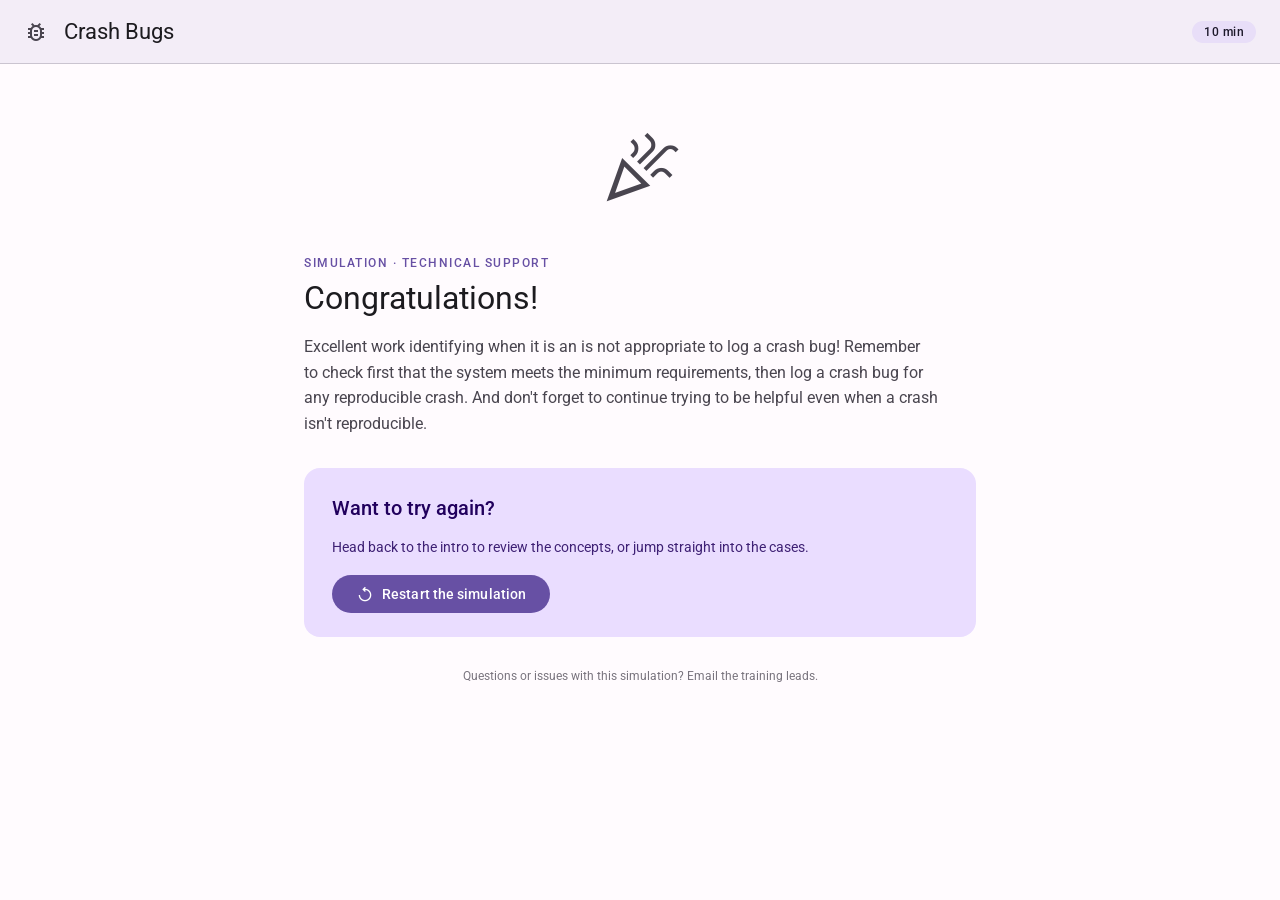
<file: close.html>
<!DOCTYPE html>
<html lang="en">
<head>
<meta charset="utf-8">
<meta name="viewport" content="width=device-width, initial-scale=1">
<title>Crash Bugs – Complete</title>
<link href="https://fonts.googleapis.com/css2?family=Roboto:wght@300;400;500;700&family=Roboto+Mono&display=swap" rel="stylesheet">
<link href="https://fonts.googleapis.com/css2?family=Material+Symbols+Outlined:opsz,wght,FILL,GRAD@24,400,0,0" rel="stylesheet">
<link rel="stylesheet" href="styles.css">
</head>
<body class="m3-page">

<!-- Top App Bar -->
<div class="top-bar">
  <span class="material-symbols-outlined">bug_report</span>
  <span class="top-bar-title">Crash Bugs</span>
  <span class="top-bar-chip">10 min</span>
</div>

<div class="page">

  <!-- Hero icon -->
  <div class="hero-icon">
    <span class="material-symbols-outlined">celebration</span>
  </div>

  <!-- Completion text -->
  <div>
    <div class="intro-eyebrow">Simulation · Technical Support</div>
    <h1 class="intro-heading">Congratulations!</h1>
    <p class="intro-body">
      Excellent work identifying when it is an is not appropriate to log a crash bug! Remember to check first that the system meets the minimum requirements, then log a crash bug for any reproducible crash. And don't forget to continue trying to be helpful even when a crash isn't reproducible.
    </p>
  </div>

  <!-- CTA card -->
  <div class="cta-card">
    <div class="cta-card-title">Want to try again?</div>
    <div class="cta-card-body">Head back to the intro to review the concepts, or jump straight into the cases.</div>
    <button class="cta-btn" onclick="restartSimulation()">
      <span class="material-symbols-outlined">replay</span>
      Restart the simulation
    </button>
  </div>

  <div class="footer-note">Questions or issues with this simulation? Email the training leads.</div>

</div>

<script src="app.js"></script>
</body>
</html>
</file>
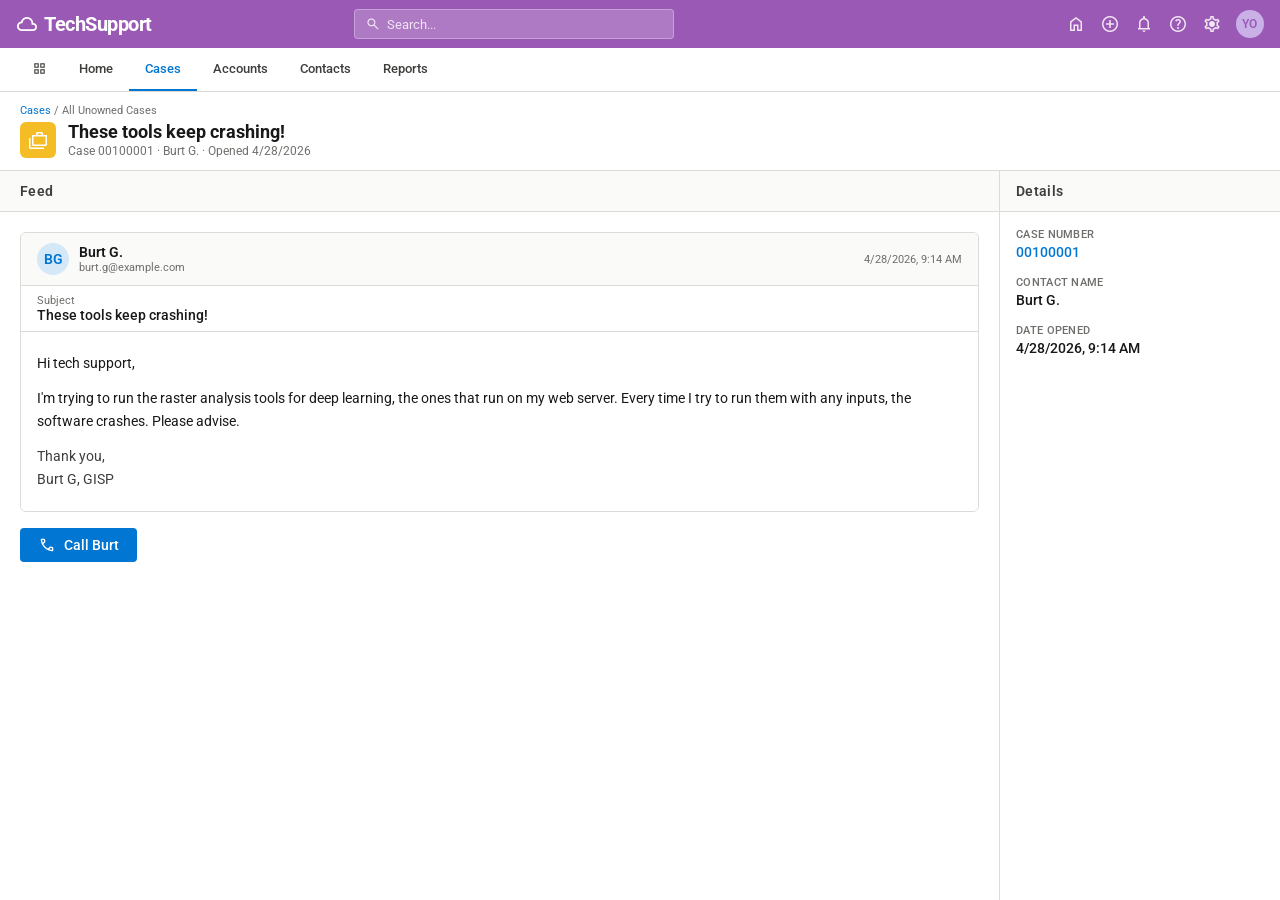
<file: Crash Bugs Case 1.html>
<!DOCTYPE html>
<html lang="en">
<head>
<meta charset="utf-8">
<meta name="viewport" content="width=device-width, initial-scale=1">
<title>Case 00100001 – Crash Bugs</title>
<link href="https://fonts.googleapis.com/css2?family=Roboto:wght@300;400;500;700&display=swap" rel="stylesheet">
<link href="https://fonts.googleapis.com/css2?family=Material+Symbols+Outlined:opsz,wght,FILL,GRAD@24,400,0,0" rel="stylesheet">
<link rel="stylesheet" href="styles.css">
</head>
<body class="sf-page">

<!-- Global Nav -->
<div class="global-nav">
  <div class="global-nav-logo"><span class="material-symbols-outlined">cloud</span>TechSupport</div>
  <div class="global-nav-search"><span class="material-symbols-outlined">search</span>Search...</div>
  <div class="global-nav-icons">
    <span class="material-symbols-outlined">home</span>
    <span class="material-symbols-outlined">add_circle</span>
    <span class="material-symbols-outlined">notifications</span>
    <span class="material-symbols-outlined">help</span>
    <span class="material-symbols-outlined">settings</span>
    <div class="avatar">YO</div>
  </div>
</div>

<!-- App Nav -->
<div class="app-nav">
  <div class="app-nav-item"><span class="material-symbols-outlined" style="font-size:15px">grid_view</span></div>
  <div class="app-nav-item">Home</div>
  <div class="app-nav-item active">Cases</div>
  <div class="app-nav-item">Accounts</div>
  <div class="app-nav-item">Contacts</div>
  <div class="app-nav-item">Reports</div>
</div>

<!-- Case Header -->
<div class="case-header">
  <div class="case-breadcrumb"><a href="Crash Bugs Cases.html">Cases</a> / All Unowned Cases</div>
  <div class="case-title-row">
    <div class="case-icon"><span class="material-symbols-outlined">cases</span></div>
    <div>
      <div class="case-title">These tools keep crashing!</div>
      <div class="case-subtitle">Case 00100001 · Burt G. · Opened 4/28/2026</div>
    </div>
  </div>
</div>

<!-- Body -->
<div class="case-body">

  <div class="feed-pane">
    <div class="feed-label">Feed</div>
    <div class="feed-content">

      <!-- Email from Burt -->
      <div class="email-card">
        <div class="email-header">
          <div class="email-avatar">BG</div>
          <div>
            <div class="email-from">Burt G.</div>
            <div class="email-addr">burt.g@example.com</div>
          </div>
          <div class="email-meta">4/28/2026, 9:14 AM</div>
        </div>
        <div class="email-subject-row">
          <div class="email-subject-label">Subject</div>
          <div class="email-subject-value">These tools keep crashing!</div>
        </div>
        <div class="email-body">
          <p>Hi tech support,</p>
          <p>I'm trying to run the raster analysis tools for deep learning, the ones that run on my web server. Every time I try to run them with any inputs, the software crashes. Please advise.</p>
          <p class="email-sig">Thank you,<br>Burt G, GISP</p>
        </div>
      </div>

      <!-- Action: Call Burt -->
      <button class="call-btn"
        data-reveals="chatLog"
        data-also-reveals="logNotesBtn"
        data-also-delay="300">
        <span class="material-symbols-outlined">call</span>
        Call Burt
      </button>

      <!-- Call transcript 1 -->
      <div id="chatLog" class="chat-log" style="display:none">
        <div class="chat-label">
          <span class="material-symbols-outlined">call</span>
          Transcript: Phone call with Burt G. 4/28/2026 9:31 AM
        </div>
        <div class="chat-bubble you"><div class="bubble-name">You</div><div class="bubble-text">Hi Burt, thanks for taking my call. I got your email about the raster analysis tools crashing. Would you be able to share your screen so I can see what's happening?</div></div>
        <div class="chat-bubble customer"><div class="bubble-name">Burt G.</div><div class="bubble-text">Sure, give me just a second. Okay, I'm sharing now. So here's the tool—I'll go ahead and run it.</div></div>
        <div class="chat-bubble customer"><div class="bubble-name">Burt G.</div><div class="bubble-text">See? Crashed. I can try a different input if you want, but it does the same thing every time.</div></div>
        <div class="chat-bubble you"><div class="bubble-name">You</div><div class="bubble-text">Yes, let's try one more input just to confirm. <em>(After testing)</em> You're right, it crashes regardless of input. Is anyone else in your office using these tools? I want to see if this is specific to your machine.</div></div>
        <div class="chat-bubble customer"><div class="bubble-name">Burt G.</div><div class="bubble-text">No, just me. I'm the only one who's tried these particular web server tools so far.</div></div>
        <div class="chat-bubble you"><div class="bubble-name">You</div><div class="bubble-text">Got it. Have you used any of the other deep learning tools successfully—like the ones that run locally on the desktop rather than through the web server?</div></div>
        <div class="chat-bubble customer"><div class="bubble-name">Burt G.</div><div class="bubble-text">Yes, actually. The local desktop ones work fine for me. It's only these web server tools that are crashing.</div></div>
        <div class="chat-bubble you"><div class="bubble-name">You</div><div class="bubble-text">That's really helpful context, thank you. I want to do a bit more testing on my end. Would it be okay if I call you back once I've had a chance to run some tests?</div></div>
        <div class="chat-bubble customer"><div class="bubble-name">Burt G.</div><div class="bubble-text">Absolutely, no problem. I'll be at my desk all afternoon.</div></div>
        <div class="chat-bubble you"><div class="bubble-name">You</div><div class="bubble-text">Perfect. I'll be in touch soon—thanks, Burt.</div></div>
        <div class="chat-end-note">Call ended</div>
      </div>

      <!-- Action: Log case notes -->
      <button id="logNotesBtn" class="call-btn" style="display:none"
        data-reveals="caseNotes"
        data-also-reveals="decisionCard">
        <span class="material-symbols-outlined">edit_note</span>
        Log case notes
      </button>

      <!-- Case notes -->
      <div id="caseNotes" class="notes-card" style="display:none">
        <div class="notes-label">Case notes</div>
        <div class="notes-body">Reproduced crash with sample dataset on latest software version. Customer also using latest software version.</div>
      </div>

      <!-- Decision: Log a crash bug? -->
      <div id="decisionCard" class="decision-card" style="display:none">
        <div class="decision-prompt">Do you log a crash bug?</div>
        <div class="decision-btns">
          <button class="call-btn" data-reveals="bugLogged" data-also-reveals="callBurt2Btn">Yes</button>
          <button class="call-btn" data-reveals="feedbackNo">No</button>
        </div>
      </div>

      <!-- Decision feedback: No (incorrect) -->
      <div id="feedbackNo" class="feedback-card yellow" style="display:none">
        <p>At this point, you have reproducible steps that consistently produce a crash. The product team will be able to take this workflow, reproduce it, and examine a possible resolution from here. Remember that the software shouldn't crash as a response to an error. If there is an error, it should be handled gracefully and not unexpectedly close. You should proceed with logging a crash bug.</p>
        <button class="call-btn" style="margin-top:12px;"
          data-reveals="bugLogged"
          data-also-reveals="callBurt2Btn">Log a crash bug</button>
      </div>

      <!-- Case status: Bug logged -->
      <div id="bugLogged" class="case-closed-banner" style="display:none">Bug logged</div>

      <!-- Action: Call Burt (follow-up) -->
      <button id="callBurt2Btn" class="call-btn" style="display:none"
        data-reveals="chatLog2"
        data-also-reveals="completion"
        data-also-delay="400">
        <span class="material-symbols-outlined">call</span>
        Call Burt
      </button>

      <!-- Call transcript 2 -->
      <div id="chatLog2" class="chat-log" style="display:none">
        <div class="chat-label">
          <span class="material-symbols-outlined">call</span>
          Transcript: Phone call with Burt G. 4/28/2026 2:14 PM
        </div>
        <div class="chat-bubble you"><div class="bubble-name">You</div><div class="bubble-text">Hi Burt, thanks for your patience. I wanted to call you back with an update on your case.</div></div>
        <div class="chat-bubble customer"><div class="bubble-name">Burt G.</div><div class="bubble-text">Of course, what did you find out?</div></div>
        <div class="chat-bubble you"><div class="bubble-name">You</div><div class="bubble-text">I was able to reproduce the crash on my end using a sample dataset, so I've gone ahead and logged a bug with the product team. This confirms it's not something specific to your machine.</div></div>
        <div class="chat-bubble customer"><div class="bubble-name">Burt G.</div><div class="bubble-text">Oh—that's a bit disappointing to hear, but I'm glad you were able to confirm it and report it.</div></div>
        <div class="chat-bubble you"><div class="bubble-name">You</div><div class="bubble-text">Completely understandable. You can track the status of the bug using the link I'll send over. In the meantime, the local desktop deep learning tools you mentioned should still work as expected for your workflows.</div></div>
        <div class="chat-bubble customer"><div class="bubble-name">Burt G.</div><div class="bubble-text">Good to know. That helps. Is there anything else I should do on my end?</div></div>
        <div class="chat-bubble you"><div class="bubble-name">You</div><div class="bubble-text">Nothing else needed from you right now. I'll keep the case open until the fix is released. Is there anything else I can help you with today?</div></div>
        <div class="chat-bubble customer"><div class="bubble-name">Burt G.</div><div class="bubble-text">No, that's everything. Thanks for following up so quickly. You can go ahead and close my case.</div></div>
        <div class="chat-bubble you"><div class="bubble-name">You</div><div class="bubble-text">Happy to help, Burt. Take care!</div></div>
        <div class="chat-end-note">Call ended</div>
      </div>

      <!-- Case closed + Own another case -->
      <div id="completion" class="feed-group" style="display:none">
        <div class="case-closed-banner">Case closed</div>
        <div class="completion-card">
          <div class="completion-title">Nice work!</div>
          <div class="completion-body">You correctly identified a reproducible crash and logged a crash bug. Burt's case is now closed.</div>
          <a href="Crash Bugs Cases.html" class="call-btn" style="margin-top:16px;"
            data-mark-closed="case1closed">
            <span class="material-symbols-outlined">arrow_forward</span>
            Own another case
          </a>
        </div>
      </div>

    </div>
  </div>

  <!-- Details -->
  <div class="details-pane">
    <div class="details-label">Details</div>
    <div class="details-content">
      <div class="detail-field">
        <div class="detail-field-label">Case Number</div>
        <div class="detail-field-value link">00100001</div>
      </div>
      <div class="detail-field">
        <div class="detail-field-label">Contact Name</div>
        <div class="detail-field-value">Burt G.</div>
      </div>
      <div class="detail-field">
        <div class="detail-field-label">Date Opened</div>
        <div class="detail-field-value">4/28/2026, 9:14 AM</div>
      </div>
    </div>
  </div>

</div>

<script src="app.js"></script>
<script src="case.js"></script>
</body>
</html>
</file>
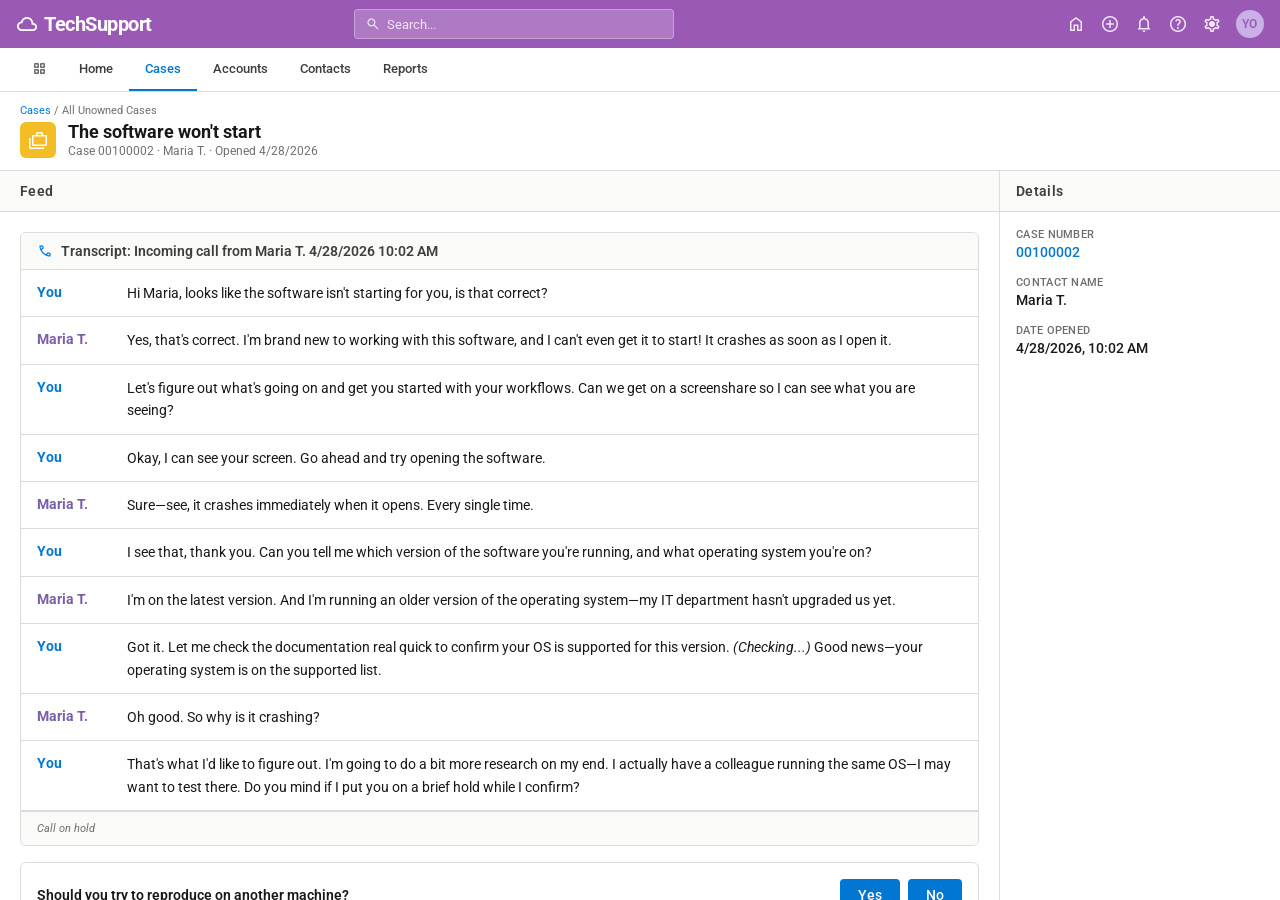
<file: Crash Bugs Case 2.html>
<!DOCTYPE html>
<html lang="en">
<head>
<meta charset="utf-8">
<meta name="viewport" content="width=device-width, initial-scale=1">
<title>Case 00100002 – Crash Bugs</title>
<link href="https://fonts.googleapis.com/css2?family=Roboto:wght@300;400;500;700&display=swap" rel="stylesheet">
<link href="https://fonts.googleapis.com/css2?family=Material+Symbols+Outlined:opsz,wght,FILL,GRAD@24,400,0,0" rel="stylesheet">
<link rel="stylesheet" href="styles.css">
</head>
<body class="sf-page">

<!-- Global Nav -->
<div class="global-nav">
  <div class="global-nav-logo"><span class="material-symbols-outlined">cloud</span>TechSupport</div>
  <div class="global-nav-search"><span class="material-symbols-outlined">search</span>Search...</div>
  <div class="global-nav-icons">
    <span class="material-symbols-outlined">home</span>
    <span class="material-symbols-outlined">add_circle</span>
    <span class="material-symbols-outlined">notifications</span>
    <span class="material-symbols-outlined">help</span>
    <span class="material-symbols-outlined">settings</span>
    <div class="avatar">YO</div>
  </div>
</div>

<!-- App Nav -->
<div class="app-nav">
  <div class="app-nav-item"><span class="material-symbols-outlined" style="font-size:15px">grid_view</span></div>
  <div class="app-nav-item">Home</div>
  <div class="app-nav-item active">Cases</div>
  <div class="app-nav-item">Accounts</div>
  <div class="app-nav-item">Contacts</div>
  <div class="app-nav-item">Reports</div>
</div>

<!-- Case Header -->
<div class="case-header">
  <div class="case-breadcrumb"><a href="Crash Bugs Cases.html">Cases</a> / All Unowned Cases</div>
  <div class="case-title-row">
    <div class="case-icon"><span class="material-symbols-outlined">cases</span></div>
    <div>
      <div class="case-title">The software won't start</div>
      <div class="case-subtitle">Case 00100002 · Maria T. · Opened 4/28/2026</div>
    </div>
  </div>
</div>

<!-- Body -->
<div class="case-body">

  <div class="feed-pane">
    <div class="feed-label">Feed</div>
    <div class="feed-content">

      <!-- Call transcript: incoming call (placed on hold) -->
      <div class="chat-log">
        <div class="chat-label">
          <span class="material-symbols-outlined">call</span>
          Transcript: Incoming call from Maria T. 4/28/2026 10:02 AM
        </div>
        <div class="chat-bubble you"><div class="bubble-name">You</div><div class="bubble-text">Hi Maria, looks like the software isn't starting for you, is that correct?</div></div>
        <div class="chat-bubble customer"><div class="bubble-name">Maria T.</div><div class="bubble-text">Yes, that's correct. I'm brand new to working with this software, and I can't even get it to start! It crashes as soon as I open it.</div></div>
        <div class="chat-bubble you"><div class="bubble-name">You</div><div class="bubble-text">Let's figure out what's going on and get you started with your workflows. Can we get on a screenshare so I can see what you are seeing?</div></div>
        <div class="chat-bubble you"><div class="bubble-name">You</div><div class="bubble-text">Okay, I can see your screen. Go ahead and try opening the software.</div></div>
        <div class="chat-bubble customer"><div class="bubble-name">Maria T.</div><div class="bubble-text">Sure—see, it crashes immediately when it opens. Every single time.</div></div>
        <div class="chat-bubble you"><div class="bubble-name">You</div><div class="bubble-text">I see that, thank you. Can you tell me which version of the software you're running, and what operating system you're on?</div></div>
        <div class="chat-bubble customer"><div class="bubble-name">Maria T.</div><div class="bubble-text">I'm on the latest version. And I'm running an older version of the operating system—my IT department hasn't upgraded us yet.</div></div>
        <div class="chat-bubble you"><div class="bubble-name">You</div><div class="bubble-text">Got it. Let me check the documentation real quick to confirm your OS is supported for this version. <em>(Checking...)</em> Good news—your operating system is on the supported list.</div></div>
        <div class="chat-bubble customer"><div class="bubble-name">Maria T.</div><div class="bubble-text">Oh good. So why is it crashing?</div></div>
        <div class="chat-bubble you"><div class="bubble-name">You</div><div class="bubble-text">That's what I'd like to figure out. I'm going to do a bit more research on my end. I actually have a colleague running the same OS—I may want to test there. Do you mind if I put you on a brief hold while I confirm?</div></div>
        <div class="chat-end-note">Call on hold</div>
      </div>

      <!-- Decision: Try to reproduce on another machine? -->
      <div id="decisionCard" class="decision-card">
        <div class="decision-prompt">Should you try to reproduce on another machine?</div>
        <div class="decision-btns">
          <button class="call-btn" data-reveals="feedbackYes">Yes</button>
          <button class="call-btn" data-reveals="feedbackNo">No</button>
        </div>
      </div>

      <!-- Decision feedback: Yes (less ideal) -->
      <div id="feedbackYes" class="feedback-card yellow" style="display:none">
        <p>You could try to reproduce, but it's likely not the best use of time. You know that the operating system is supported, which means that it was tested thoroughly by the product team and has been proven to work with the software. It's not likely the operating system causing the issue.</p>
        <p style="margin-top:10px;">A more useful test would be to check if Maria's system as a whole meets the minimum system requirements. The best way to do this is by having Maria run the <em>Can You Run It</em> tool on her machine.</p>
        <button class="call-btn" style="margin-top:12px;"
          data-reveals="cyriLog"
          data-also-reveals="decisionCard2">Use <em>Can You Run It</em></button>
      </div>

      <!-- Decision feedback: No (correct) -->
      <div id="feedbackNo" class="feedback-card green" style="display:none">
        <p>The operating system is supported, so trying to reproduce the issue in-house will likely result in the software opening normally. In this case, trying to reproduce will not be the most effective use of time.</p>
        <p style="margin-top:10px;">A more useful test would be to check if Maria's system as a whole meets the minimum system requirements. The best way to do this is by having Maria run the <em>Can You Run It</em> tool on her machine.</p>
        <button class="call-btn" style="margin-top:12px;"
          data-reveals="cyriLog"
          data-also-reveals="decisionCard2">Use <em>Can You Run It</em></button>
      </div>

      <!-- Call transcript: Can You Run It follow-up -->
      <div id="cyriLog" class="chat-log" style="display:none">
        <div class="chat-label">
          <span class="material-symbols-outlined">call</span>
          Transcript: Follow-up call with Maria T. 4/28/2026 10:47 AM
        </div>
        <div class="chat-bubble you"><div class="bubble-name">You</div><div class="bubble-text">Hi Maria, I'd like to have you run a tool called Can You Run It on your machine. It checks whether your system meets the minimum requirements for the software. Would you be able to do that now?</div></div>
        <div class="chat-bubble customer"><div class="bubble-name">Maria T.</div><div class="bubble-text">Sure, I can do that. Give me just a moment. Okay, it's running… it says my system doesn't pass.</div></div>
        <div class="chat-bubble you"><div class="bubble-name">You</div><div class="bubble-text">Thanks for running that. It looks like your machine doesn't have the minimum .NET version required to run the latest version of the software. That's likely what's causing the crash at startup.</div></div>
        <div class="chat-bubble customer"><div class="bubble-name">Maria T.</div><div class="bubble-text">Oh, that makes sense. So what do I do?</div></div>
        <div class="chat-bubble you"><div class="bubble-name">You</div><div class="bubble-text">You'll want to put in a ticket with your IT department to get .NET upgraded on your machine. Once that's done, the software should open without any issues.</div></div>
        <div class="chat-bubble customer"><div class="bubble-name">Maria T.</div><div class="bubble-text">That's actually really helpful—at least now I have a concrete answer to give them. I'll get that ticket in today.</div></div>
        <div class="chat-bubble you"><div class="bubble-name">You</div><div class="bubble-text">Glad we were able to track that down. I'll keep your case on hold while you wait for IT to take care of it.</div></div>
        <div class="chat-end-note">Call ended</div>
      </div>

      <!-- Decision: Log a crash bug? -->
      <div id="decisionCard2" class="decision-card" style="display:none">
        <div class="decision-prompt">Great! But do you log a crash bug? The crash was reproducible for Maria every time she tried to open the software.</div>
        <div class="decision-btns">
          <button class="call-btn" data-reveals="feedback2Yes">Yes</button>
          <button class="call-btn" data-reveals="feedback2No">No</button>
        </div>
      </div>

      <!-- Decision feedback: Yes (incorrect) -->
      <div id="feedback2Yes" class="feedback-card yellow" style="display:none">
        <p>Even though the crash was reproducible, the system was not ready for installation. Making sure the system meets minimum requirements is mandatory prior to installing the software, so logging a crash bug for this case is not appropriate.</p>
        <button class="call-btn" style="margin-top:12px;"
          data-reveals="caseNotes"
          data-also-reveals="placeHoldBtn">Continue without logging a crash bug</button>
      </div>

      <!-- Decision feedback: No (correct) -->
      <div id="feedback2No" class="feedback-card green" style="display:none">
        <p>Correct, since the system didn't meet the minimum requirements, this is not an appropriate time to log a crash bug.</p>
        <button class="call-btn" style="margin-top:12px;"
          data-reveals="caseNotes"
          data-also-reveals="placeHoldBtn">Continue without logging a crash bug</button>
      </div>

      <!-- Case notes -->
      <div id="caseNotes" class="notes-card" style="display:none">
        <div class="notes-label">Case notes</div>
        <div class="notes-body">.NET version outdated. Placing case on hold while IT dept upgrades .NET.</div>
      </div>

      <!-- Action: Place hold -->
      <button id="placeHoldBtn" class="call-btn" style="display:none"
        data-reveals="holdBanner"
        data-also-reveals="followupGroup">
        <span class="material-symbols-outlined">pause_circle</span>
        Place hold
      </button>

      <!-- Case status: Case on hold -->
      <div id="holdBanner" class="case-closed-banner" style="display:none">Case on hold</div>

      <!-- Follow-up email + Case closed + Own another case -->
      <div id="followupGroup" class="feed-group" style="display:none">

        <div class="email-card">
          <div class="email-header">
            <div class="email-avatar">MT</div>
            <div>
              <div class="email-from">Maria T.</div>
              <div class="email-addr">maria.t@example.com</div>
            </div>
            <div class="email-date">4/30/2026, 8:52 AM</div>
          </div>
          <div class="email-subject-row">
            <div class="email-subject-label">Subject</div>
            <div class="email-subject-value">Re: The software won't start</div>
          </div>
          <div class="email-body">
            <p>Hi,</p>
            <p>Good news—my IT department upgraded .NET yesterday and I just tried opening the software again. It's working great! Thank you so much for your help tracking down the issue.</p>
            <p>You can go ahead and close my case.</p>
            <p class="email-sig">Thanks again,<br>Maria T.</p>
          </div>
        </div>

        <div class="case-closed-banner">Case closed</div>

        <div class="completion-card">
          <div class="completion-title">Nice work!</div>
          <div class="completion-body">You correctly identified the source of the crash and resolved Maria's issue without needing to log a bug. Her case is now closed.</div>
          <a href="Crash Bugs Cases.html" class="call-btn" style="margin-top:16px;"
            data-mark-closed="case2closed">
            <span class="material-symbols-outlined">arrow_forward</span>
            Own another case
          </a>
        </div>

      </div>

    </div>
  </div>

  <!-- Details -->
  <div class="details-pane">
    <div class="details-label">Details</div>
    <div class="details-content">
      <div class="detail-field">
        <div class="detail-field-label">Case Number</div>
        <div class="detail-field-value link">00100002</div>
      </div>
      <div class="detail-field">
        <div class="detail-field-label">Contact Name</div>
        <div class="detail-field-value">Maria T.</div>
      </div>
      <div class="detail-field">
        <div class="detail-field-label">Date Opened</div>
        <div class="detail-field-value">4/28/2026, 10:02 AM</div>
      </div>
    </div>
  </div>

</div>

<script src="app.js"></script>
<script src="case.js"></script>
</body>
</html>
</file>
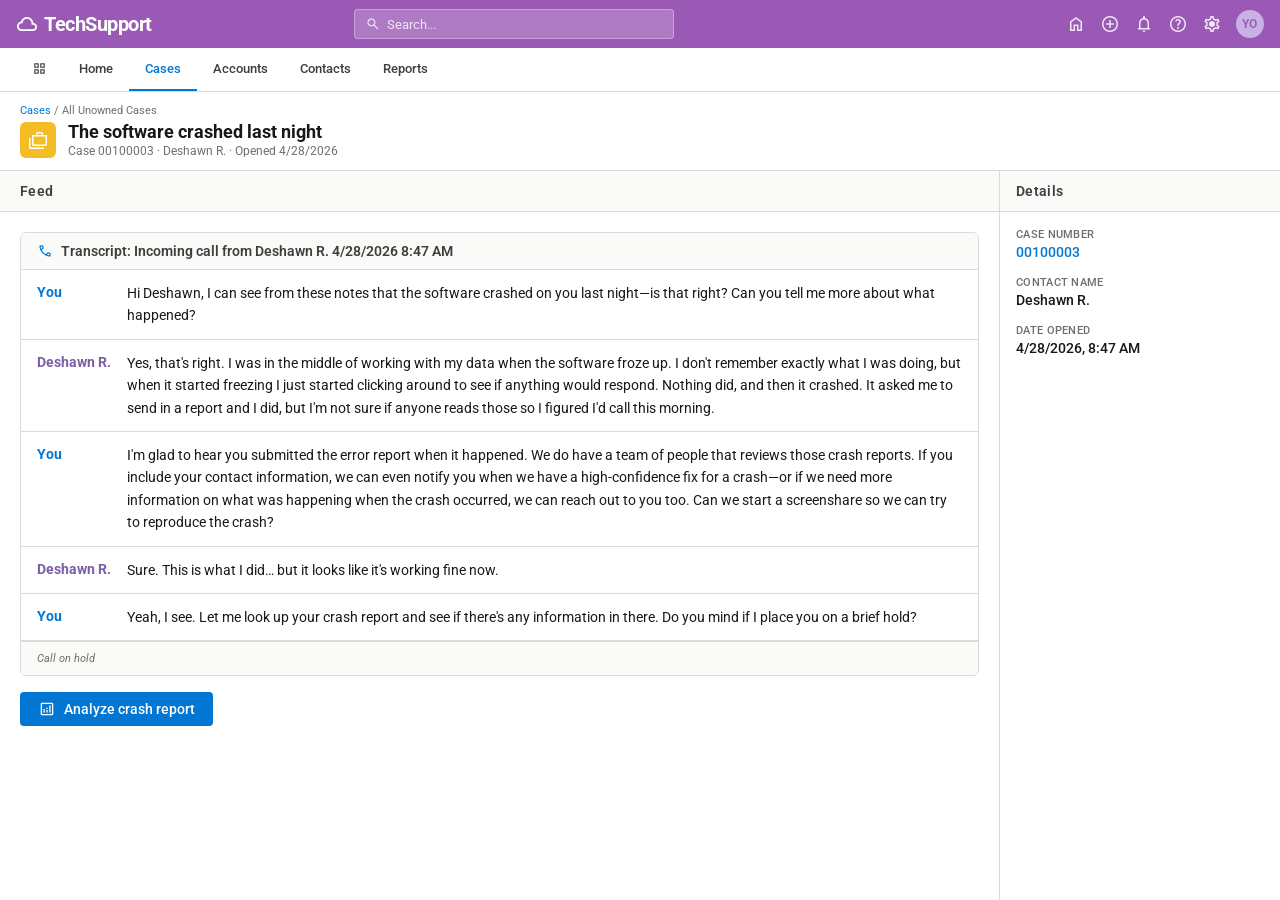
<file: Crash Bugs Case 3.html>
<!DOCTYPE html>
<html lang="en">
<head>
<meta charset="utf-8">
<meta name="viewport" content="width=device-width, initial-scale=1">
<title>Case 00100003 – Crash Bugs</title>
<link href="https://fonts.googleapis.com/css2?family=Roboto:wght@300;400;500;700&display=swap" rel="stylesheet">
<link href="https://fonts.googleapis.com/css2?family=Material+Symbols+Outlined:opsz,wght,FILL,GRAD@24,400,0,0" rel="stylesheet">
<link rel="stylesheet" href="styles.css">
</head>
<body class="sf-page">

<!-- Global Nav -->
<div class="global-nav">
  <div class="global-nav-logo"><span class="material-symbols-outlined">cloud</span>TechSupport</div>
  <div class="global-nav-search"><span class="material-symbols-outlined">search</span>Search...</div>
  <div class="global-nav-icons">
    <span class="material-symbols-outlined">home</span>
    <span class="material-symbols-outlined">add_circle</span>
    <span class="material-symbols-outlined">notifications</span>
    <span class="material-symbols-outlined">help</span>
    <span class="material-symbols-outlined">settings</span>
    <div class="avatar">YO</div>
  </div>
</div>

<!-- App Nav -->
<div class="app-nav">
  <div class="app-nav-item"><span class="material-symbols-outlined" style="font-size:15px">grid_view</span></div>
  <div class="app-nav-item">Home</div>
  <div class="app-nav-item active">Cases</div>
  <div class="app-nav-item">Accounts</div>
  <div class="app-nav-item">Contacts</div>
  <div class="app-nav-item">Reports</div>
</div>

<!-- Case Header -->
<div class="case-header">
  <div class="case-breadcrumb"><a href="Crash Bugs Cases.html">Cases</a> / All Unowned Cases</div>
  <div class="case-title-row">
    <div class="case-icon"><span class="material-symbols-outlined">cases</span></div>
    <div>
      <div class="case-title">The software crashed last night</div>
      <div class="case-subtitle">Case 00100003 · Deshawn R. · Opened 4/28/2026</div>
    </div>
  </div>
</div>

<!-- Body -->
<div class="case-body">

  <div class="feed-pane">
    <div class="feed-label">Feed</div>
    <div class="feed-content">

      <!-- Call transcript: incoming call (placed on hold) -->
      <div class="chat-log">
        <div class="chat-label">
          <span class="material-symbols-outlined">call</span>
          Transcript: Incoming call from Deshawn R. 4/28/2026 8:47 AM
        </div>
        <div class="chat-bubble you"><div class="bubble-name">You</div><div class="bubble-text">Hi Deshawn, I can see from these notes that the software crashed on you last night—is that right? Can you tell me more about what happened?</div></div>
        <div class="chat-bubble customer"><div class="bubble-name">Deshawn R.</div><div class="bubble-text">Yes, that's right. I was in the middle of working with my data when the software froze up. I don't remember exactly what I was doing, but when it started freezing I just started clicking around to see if anything would respond. Nothing did, and then it crashed. It asked me to send in a report and I did, but I'm not sure if anyone reads those so I figured I'd call this morning.</div></div>
        <div class="chat-bubble you"><div class="bubble-name">You</div><div class="bubble-text">I'm glad to hear you submitted the error report when it happened. We do have a team of people that reviews those crash reports. If you include your contact information, we can even notify you when we have a high-confidence fix for a crash—or if we need more information on what was happening when the crash occurred, we can reach out to you too. Can we start a screenshare so we can try to reproduce the crash?</div></div>
        <div class="chat-bubble customer"><div class="bubble-name">Deshawn R.</div><div class="bubble-text">Sure. This is what I did… but it looks like it's working fine now.</div></div>
        <div class="chat-bubble you"><div class="bubble-name">You</div><div class="bubble-text">Yeah, I see. Let me look up your crash report and see if there's any information in there. Do you mind if I place you on a brief hold?</div></div>
        <div class="chat-end-note">Call on hold</div>
      </div>

      <!-- Action: Analyze crash report -->
      <button class="call-btn"
        data-reveals="decisionCard">
        <span class="material-symbols-outlined">analytics</span>
        Analyze crash report
      </button>

      <!-- Decision: Log a crash bug? -->
      <div id="decisionCard" class="decision-card" style="display:none">
        <div class="decision-prompt">There aren't any obvious clues in the crash report. Maybe this was a one-time fluke, but Deshawn still did experience a crash last night. Do you log a crash bug?</div>
        <div class="decision-btns">
          <button class="call-btn" data-reveals="feedbackYes">Yes</button>
          <button class="call-btn" data-reveals="feedbackNo">No</button>
        </div>
      </div>

      <!-- Decision feedback: Yes (less ideal) -->
      <div id="feedbackYes" class="feedback-card yellow" style="display:none">
        <p>As of right now, you have no concrete reproducible steps to share with a developer to investigate this issue. This is not an appropriate time to log a crash bug.</p>
        <p style="margin-top:10px;">However, you can still assure Deshawn that the crash is something worth monitoring. If he ever is able to reproduce the crash, we want to know about it.</p>
        <p style="margin-top:10px;">You can continue to be helpful even though the issue is no longer present.</p>
        <button class="call-btn" style="margin-top:12px;"
          data-reveals="cyriLog"
          data-also-reveals="placeHoldBtn">
          <span class="material-symbols-outlined">call</span>
          Return to the call
        </button>
      </div>

      <!-- Decision feedback: No (correct) -->
      <div id="feedbackNo" class="feedback-card green" style="display:none">
        <p>That's correct, since we do not yet have a reproducible crash, we don't have enough information to log a crash bug.</p>
        <p style="margin-top:10px;">However, you can still assure Deshawn that the crash is something worth monitoring. If he ever is able to reproduce the crash, we want to know about it.</p>
        <p style="margin-top:10px;">You can continue to be helpful even though the issue is no longer present.</p>
        <button class="call-btn" style="margin-top:12px;"
          data-reveals="cyriLog"
          data-also-reveals="placeHoldBtn">
          <span class="material-symbols-outlined">call</span>
          Return to the call
        </button>
      </div>

      <!-- Call transcript: follow-up -->
      <div id="cyriLog" class="chat-log" style="display:none">
        <div class="chat-label">
          <span class="material-symbols-outlined">call</span>
          Transcript: Incoming call from Deshawn R. 4/28/2026 8:47 AM
        </div>
        <div class="chat-bubble you"><div class="bubble-name">You</div><div class="bubble-text">There wasn't anything in the crash report that told me anything about the source of the crash, but I'd like to offer you some peace of mind in case it does happen again.</div></div>
        <div class="chat-bubble you"><div class="bubble-name">You</div><div class="bubble-text">How about we keep this case on hold for another few days and I'll check in with you at the end of the week. If you experience another crash within that time, just call or email me back and we'll take another look.</div></div>
        <div class="chat-bubble customer"><div class="bubble-name">Deshawn R.</div><div class="bubble-text">That sounds great. I'm glad the issue is at least resolved for now, and I'll let you know if anything else happens.</div></div>
        <div class="chat-end-note">Call ended</div>
      </div>

      <!-- Action: Place on hold -->
      <button id="placeHoldBtn" class="call-btn" style="display:none"
        data-reveals="holdBanner"
        data-also-reveals="callDeshawnBtn">
        <span class="material-symbols-outlined">pause_circle</span>
        Place on hold
      </button>

      <!-- Case status: Case on hold -->
      <div id="holdBanner" class="case-closed-banner" style="display:none">Case on hold</div>

      <!-- Action: Call Deshawn (follow-up) -->
      <button id="callDeshawnBtn" class="call-btn" style="display:none"
        data-reveals="chatLog2"
        data-also-reveals="completion"
        data-also-delay="400">
        <span class="material-symbols-outlined">call</span>
        Call Deshawn
      </button>

      <!-- Call transcript: check-in -->
      <div id="chatLog2" class="chat-log" style="display:none">
        <div class="chat-label">
          <span class="material-symbols-outlined">call</span>
          Transcript: Phone call with Deshawn R. 5/2/2026 9:00 AM
        </div>
        <div class="chat-bubble customer"><div class="bubble-name">Deshawn R.</div><div class="bubble-text">Thanks for checking in, but I have no news for you. The software never crashed again, which is great! But I do still worry it'll happen again.</div></div>
        <div class="chat-bubble you"><div class="bubble-name">You</div><div class="bubble-text">I'm also glad to hear things are okay now. But don't worry, if you do experience the crash again, send the error report with your contact info again and then contact me back under this case number. We can continue where we left off.</div></div>
        <div class="chat-end-note">Call ended</div>
      </div>

      <!-- Case closed + Own another case -->
      <div id="completion" class="feed-group" style="display:none">
        <div class="case-closed-banner">Case closed</div>
        <div class="completion-card">
          <div class="completion-title">Nice work!</div>
          <div class="completion-body">You did the right thing by offering Deshawn the peace of mind of an open case just in case the issue reappeared. Some crashes are one-off issues that can't be reproduced either due to other apps running on the machine, or other issues outside the realm of our software. No need to log a bug this time. Case closed.</div>
          <a href="Crash Bugs Cases.html" class="call-btn" style="margin-top:16px;"
            data-mark-closed="case3closed">
            <span class="material-symbols-outlined">arrow_forward</span>
            Own another case
          </a>
        </div>
      </div>

    </div>
  </div>

  <!-- Details -->
  <div class="details-pane">
    <div class="details-label">Details</div>
    <div class="details-content">
      <div class="detail-field">
        <div class="detail-field-label">Case Number</div>
        <div class="detail-field-value link">00100003</div>
      </div>
      <div class="detail-field">
        <div class="detail-field-label">Contact Name</div>
        <div class="detail-field-value">Deshawn R.</div>
      </div>
      <div class="detail-field">
        <div class="detail-field-label">Date Opened</div>
        <div class="detail-field-value">4/28/2026, 8:47 AM</div>
      </div>
    </div>
  </div>

</div>

<script src="app.js"></script>
<script src="case.js"></script>
</body>
</html>
</file>
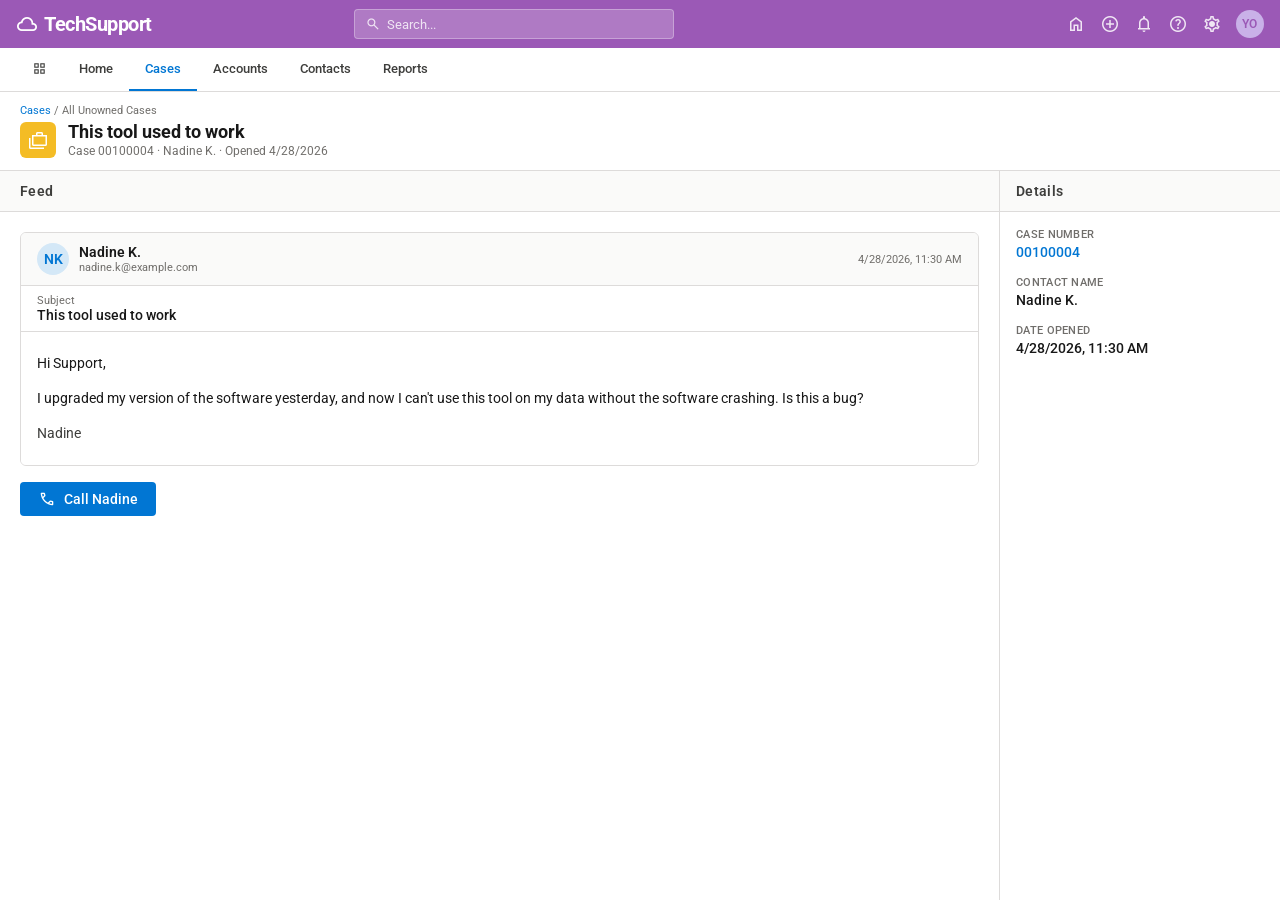
<file: Crash Bugs Case 4.html>
<!DOCTYPE html>
<html lang="en">
<head>
<meta charset="utf-8">
<meta name="viewport" content="width=device-width, initial-scale=1">
<title>Case 00100004 – Crash Bugs</title>
<link href="https://fonts.googleapis.com/css2?family=Roboto:wght@300;400;500;700&display=swap" rel="stylesheet">
<link href="https://fonts.googleapis.com/css2?family=Material+Symbols+Outlined:opsz,wght,FILL,GRAD@24,400,0,0" rel="stylesheet">
<link rel="stylesheet" href="styles.css">
</head>
<body class="sf-page">

<!-- Global Nav -->
<div class="global-nav">
  <div class="global-nav-logo"><span class="material-symbols-outlined">cloud</span>TechSupport</div>
  <div class="global-nav-search"><span class="material-symbols-outlined">search</span>Search...</div>
  <div class="global-nav-icons">
    <span class="material-symbols-outlined">home</span>
    <span class="material-symbols-outlined">add_circle</span>
    <span class="material-symbols-outlined">notifications</span>
    <span class="material-symbols-outlined">help</span>
    <span class="material-symbols-outlined">settings</span>
    <div class="avatar">YO</div>
  </div>
</div>

<!-- App Nav -->
<div class="app-nav">
  <div class="app-nav-item"><span class="material-symbols-outlined" style="font-size:15px">grid_view</span></div>
  <div class="app-nav-item">Home</div>
  <div class="app-nav-item active">Cases</div>
  <div class="app-nav-item">Accounts</div>
  <div class="app-nav-item">Contacts</div>
  <div class="app-nav-item">Reports</div>
</div>

<!-- Case Header -->
<div class="case-header">
  <div class="case-breadcrumb"><a href="Crash Bugs Cases.html">Cases</a> / All Unowned Cases</div>
  <div class="case-title-row">
    <div class="case-icon"><span class="material-symbols-outlined">cases</span></div>
    <div>
      <div class="case-title">This tool used to work</div>
      <div class="case-subtitle">Case 00100004 · Nadine K. · Opened 4/28/2026</div>
    </div>
  </div>
</div>

<!-- Body -->
<div class="case-body">

  <div class="feed-pane">
    <div class="feed-label">Feed</div>
    <div class="feed-content">

      <!-- Email from Nadine -->
      <div class="email-card">
        <div class="email-header">
          <div class="email-avatar">NK</div>
          <div>
            <div class="email-from">Nadine K.</div>
            <div class="email-addr">nadine.k@example.com</div>
          </div>
          <div class="email-date">4/28/2026, 11:30 AM</div>
        </div>
        <div class="email-subject-row">
          <div class="email-subject-label">Subject</div>
          <div class="email-subject-value">This tool used to work</div>
        </div>
        <div class="email-body">
          <p>Hi Support,</p>
          <p>I upgraded my version of the software yesterday, and now I can't use this tool on my data without the software crashing. Is this a bug?</p>
          <p class="email-sig">Nadine</p>
        </div>
      </div>

      <!-- Action: Call Nadine -->
      <button class="call-btn"
        data-reveals="chatLog"
        data-also-reveals="logNotesBtn"
        data-also-delay="300">
        <span class="material-symbols-outlined">call</span>
        Call Nadine
      </button>

      <!-- Call transcript -->
      <div id="chatLog" class="chat-log" style="display:none">
        <div class="chat-label">
          <span class="material-symbols-outlined">call</span>
          Transcript: Phone call with Nadine K. 4/28/2026 11:45 AM
        </div>
        <div class="chat-bubble you"><div class="bubble-name">You</div><div class="bubble-text">Hi Nadine, I'm with technical support. I just owned your case, and I want to get some more information about what you're seeing. Are you available to chat now?</div></div>
        <div class="chat-bubble customer"><div class="bubble-name">Nadine K.</div><div class="bubble-text">Yes thank you for calling! Here's how I get the crash, it happens every time. I query a table that's participating in a complex data model, and then I try to add new records. This used to work, but after I upgraded, I get a crash. Just like that, see?</div></div>
        <div class="chat-bubble you"><div class="bubble-name">You</div><div class="bubble-text">Oh interesting, I need to look something up about that particular data model. Do you want me to place you on a brief hold while I do that or just give you a call back later?</div></div>
        <div class="chat-bubble customer"><div class="bubble-name">Nadine K.</div><div class="bubble-text">I'm actually about to head into another meeting, so please just call me back later.</div></div>
        <div class="chat-end-note">Call ended</div>
      </div>

      <!-- Action: Log case notes -->
      <button id="logNotesBtn" class="call-btn" style="display:none"
        data-reveals="caseNotes"
        data-also-reveals="decisionCard">
        <span class="material-symbols-outlined">edit_note</span>
        Log case notes
      </button>

      <!-- Case notes -->
      <div id="caseNotes" class="notes-card" style="display:none">
        <div class="notes-label">Case notes</div>
        <div class="notes-body">
          <ul>
            <li>Nadine is editing tables in a complex data model.</li>
            <li>Editing causes a crash reliably.</li>
            <li>Issue not present before latest upgrade.</li>
            <li>Repoduced the crash with sample data locally on my own machine.</li>
            <li>Confirmed with documentation that the tables are not editable.</li>
            <li>Unsupported workflow.</li>
          </ul>
      </div>
      </div>

      <!-- Decision: Log a crash bug? -->
      <div id="decisionCard" class="decision-card" style="display:none">
        <div class="decision-prompt">You have a set of reproducible steps that produce a crash, but this isn't a supported workflow. Should you log a crash bug?</div>
        <div class="decision-btns">
          <button class="call-btn" data-reveals="feedbackYes">Yes</button>
          <button class="call-btn" data-reveals="feedbackNo">No</button>
        </div>
      </div>

      <!-- Decision feedback: Yes (correct) -->
      <div id="feedbackYes" class="feedback-card green" style="display:none">
        <p>Wise choice. Even if the workflow is unsupported, the software should catch the error and display a message, not unexpectedly quit. Regardless of if the workflow is supported or not, the software should not crash.</p>
        <button class="call-btn" style="margin-top:12px;"
          data-reveals="bugLogged"
          data-also-reveals="emailNadine1Btn">Log a crash bug</button>
      </div>

      <!-- Decision feedback: No (incorrect) -->
      <div id="feedbackNo" class="feedback-card yellow" style="display:none">
        <p>Not quite. Even if the workflow is unsupported, the software should catch the error and display a message, not unexpectedly quit. Regardless of if the workflow is supported or not, the software should not crash.</p>
        <button class="call-btn" style="margin-top:12px;"
          data-reveals="bugLogged"
          data-also-reveals="emailNadine1Btn">Log a crash bug</button>
      </div>

      <!-- Case status: Bug logged -->
      <div id="bugLogged" class="case-closed-banner" style="display:none">Bug logged</div>

      <!-- Action: Email Nadine -->
      <button id="emailNadine1Btn" class="call-btn" style="display:none"
        data-reveals="emailOut1"
        data-also-reveals="answerCallBtn">
        <span class="material-symbols-outlined">mail</span>
        Email Nadine
      </button>

      <!-- Outgoing email from You -->
      <div id="emailOut1" class="email-card" style="display:none">
        <div class="email-header">
          <div class="email-avatar" style="background:#c9b1e8;color:#9b59b6;">YO</div>
          <div>
            <div class="email-from">You</div>
            <div class="email-addr">you@techsupport.com</div>
          </div>
          <div class="email-date">4/28/2026, 1:15 PM</div>
        </div>
        <div class="email-subject-row">
          <div class="email-subject-label">Subject</div>
          <div class="email-subject-value">Re: This tool used to work</div>
        </div>
        <div class="email-body">
          <p>Hi Nadine,</p>
          <p>I have an update on your case. I've logged a bug on your behalf for the crashing, but I also need to talk with you about your editing workflow. There's another method that's supported and won't cause a crash. When's a good time to chat?</p>
        </div>
      </div>

      <!-- Action: Answer call from Nadine -->
      <button id="answerCallBtn" class="call-btn" style="display:none"
        data-reveals="chatLog2"
        data-also-reveals="phase2Group"
        data-also-delay="400">
        <span class="material-symbols-outlined">call</span>
        Answer call from Nadine
      </button>

      <!-- Call transcript: Nadine calls back -->
      <div id="chatLog2" class="chat-log" style="display:none">
        <div class="chat-label">
          <span class="material-symbols-outlined">call</span>
          Transcript: Incoming call from Nadine K. 4/28/2026 3:02 PM
        </div>
        <div class="chat-bubble you"><div class="bubble-name">You</div><div class="bubble-text">Hi Nadine! Thanks for calling me back so soon. I reproduced the crash with a sample dataset of my own and confirmed that this is a bug. From here, you can track the status of the bug on your account page, and I want to share this documentation for how to make changes to those tables in a way that won't cause a crash.</div></div>
        <div class="chat-bubble customer"><div class="bubble-name">Nadine K.</div><div class="bubble-text">Oh that's good news. On my last call, our team was even talking about migrating to a more modern data model that better fits our needs in the long term.</div></div>
        <div class="chat-bubble you"><div class="bubble-name">You</div><div class="bubble-text">That's a great idea. If you ever run into issues with that migration, you can always call us back. Is there anything else I can help with?</div></div>
        <div class="chat-bubble customer"><div class="bubble-name">Nadine K.</div><div class="bubble-text">Nope, thank you! We can close this case.</div></div>
        <div class="chat-end-note">Call ended</div>
      </div>

      <!-- Case closed + first completion + bug notification + email Nadine -->
      <div id="phase2Group" class="feed-group" style="display:none">

        <div class="case-closed-banner">Case closed</div>

        <div class="completion-card">
          <div class="completion-title">Nice work!</div>
          <div class="completion-body">You correctly logged a crash bug for reproducible behavior that results in a crash. Remember, we never want the software to close unexpectedly.</div>
        </div>

        <div class="notes-card">
          <div class="notes-label">Attached bug notification</div>
          <div class="notes-body">A bug attached to this case has been resolved in Patch #002482.</div>
        </div>

        <button class="call-btn"
          data-reveals="finalGroup">
          <span class="material-symbols-outlined">mail</span>
          Email Nadine
        </button>

      </div>

      <!-- Final email exchange + completion -->
      <div id="finalGroup" class="feed-group" style="display:none">

        <div class="email-card">
          <div class="email-header">
            <div class="email-avatar" style="background:#c9b1e8;color:#9b59b6;">YO</div>
            <div>
              <div class="email-from">You</div>
              <div class="email-addr">you@techsupport.com</div>
            </div>
            <div class="email-date">5/15/2026, 10:30 AM</div>
          </div>
          <div class="email-subject-row">
            <div class="email-subject-label">Subject</div>
            <div class="email-subject-value">Re: This tool used to work</div>
          </div>
          <div class="email-body">
            <p>HI Nadine,</p>
            <p>I jsut wanted to let you know that the bug we encountered last month has now been resolved in the latest software patch. You can find the patch on your account page. Let me know if you need any assistance with the install.</p>
          </div>
        </div>

        <div class="email-card">
          <div class="email-header">
            <div class="email-avatar">NK</div>
            <div>
              <div class="email-from">Nadine K.</div>
              <div class="email-addr">nadine.k@example.com</div>
            </div>
            <div class="email-date">5/15/2026, 11:04 AM</div>
          </div>
          <div class="email-subject-row">
            <div class="email-subject-label">Subject</div>
            <div class="email-subject-value">Re: This tool used to work</div>
          </div>
          <div class="email-body">
            <p>Hello,</p>
            <p>Thank you so much for notifying me! I just downloaded the latest patch and it works! I did not think the developers could resolve the bug so fast!</p>
          </div>
        </div>

        <div class="completion-card">
          <div class="completion-title">Nice work!</div>
          <div class="completion-body">Following up with Nadine directly was a nice touch.</div>
          <a href="Crash Bugs Cases.html" class="call-btn" style="margin-top:16px;"
            data-mark-closed="case4closed">
            <span class="material-symbols-outlined">arrow_forward</span>
            Own another case
          </a>
        </div>

      </div>

    </div>
  </div>

  <!-- Details -->
  <div class="details-pane">
    <div class="details-label">Details</div>
    <div class="details-content">
      <div class="detail-field">
        <div class="detail-field-label">Case Number</div>
        <div class="detail-field-value link">00100004</div>
      </div>
      <div class="detail-field">
        <div class="detail-field-label">Contact Name</div>
        <div class="detail-field-value">Nadine K.</div>
      </div>
      <div class="detail-field">
        <div class="detail-field-label">Date Opened</div>
        <div class="detail-field-value">4/28/2026, 11:30 AM</div>
      </div>
    </div>
  </div>

</div>

<script src="app.js"></script>
<script src="case.js"></script>
</body>
</html>
</file>
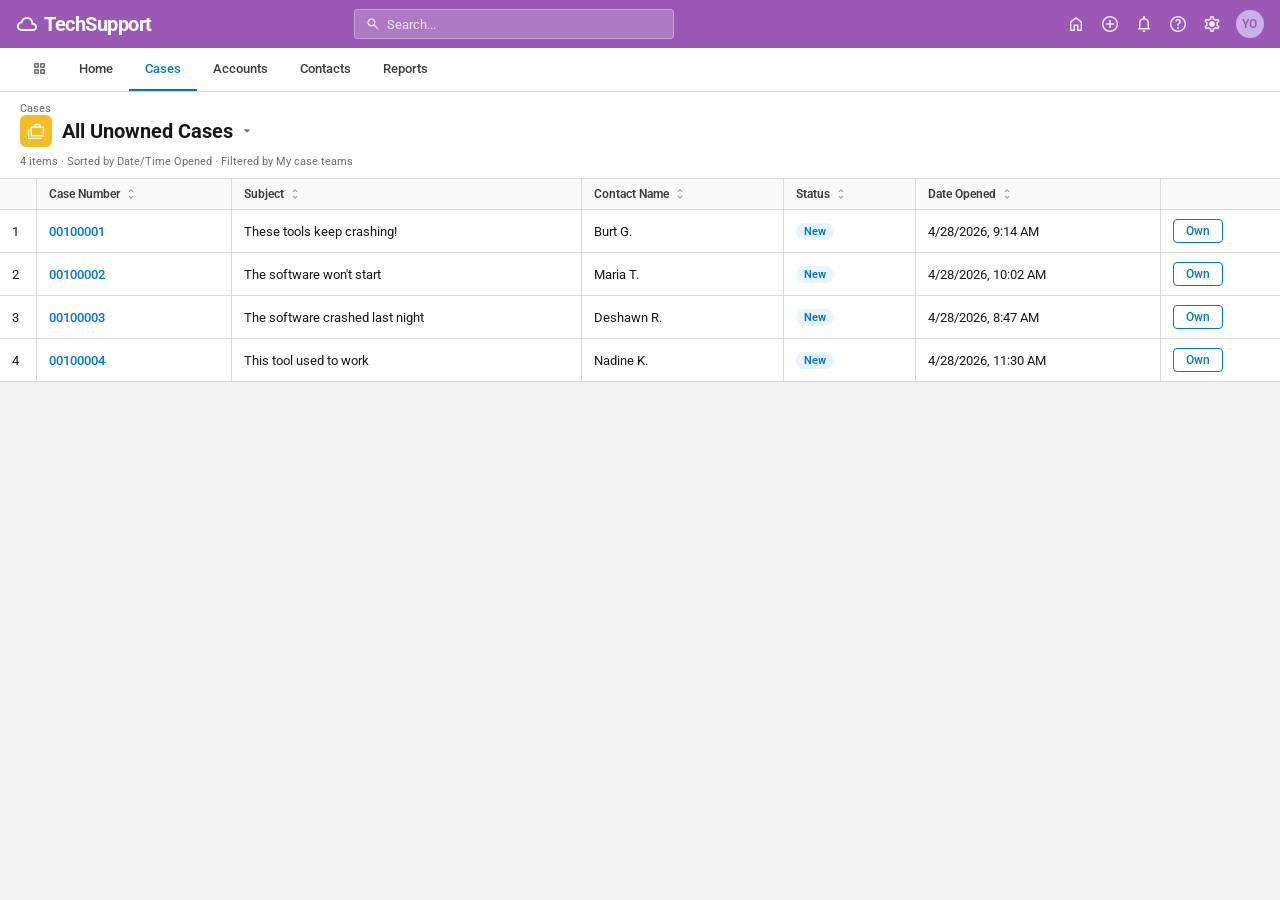
<file: Crash Bugs Cases.html>
<!DOCTYPE html>
<html lang="en">
<head>
<meta charset="utf-8">
<meta name="viewport" content="width=device-width, initial-scale=1">
<title>Crash Bugs – Case Queue</title>
<link href="https://fonts.googleapis.com/css2?family=Roboto:wght@300;400;500;700&display=swap" rel="stylesheet">
<link href="https://fonts.googleapis.com/css2?family=Material+Symbols+Outlined:opsz,wght,FILL,GRAD@24,400,0,0" rel="stylesheet">
<link rel="stylesheet" href="styles.css">
</head>
<body class="sf-page">

<!-- Global Nav -->
<div class="global-nav">
  <div class="global-nav-logo">
    <span class="material-symbols-outlined">cloud</span>
    TechSupport
  </div>
  <div class="global-nav-search">
    <span class="material-symbols-outlined">search</span>
    Search...
  </div>
  <div class="global-nav-icons">
    <span class="material-symbols-outlined">home</span>
    <span class="material-symbols-outlined">add_circle</span>
    <span class="material-symbols-outlined">notifications</span>
    <span class="material-symbols-outlined">help</span>
    <span class="material-symbols-outlined">settings</span>
    <div class="avatar">YO</div>
  </div>
</div>

<!-- App Nav -->
<div class="app-nav">
  <div class="app-nav-item">
    <span class="material-symbols-outlined" style="font-size:15px">grid_view</span>
  </div>
  <div class="app-nav-item">Home</div>
  <div class="app-nav-item active">Cases</div>
  <div class="app-nav-item">Accounts</div>
  <div class="app-nav-item">Contacts</div>
  <div class="app-nav-item">Reports</div>
</div>

<!-- List Header -->
<div class="list-header">
  <div class="list-breadcrumb">Cases</div>
  <div class="list-header-top">
    <div class="list-icon"><span class="material-symbols-outlined">cases</span></div>
    <div>
      <div class="list-title">
        All Unowned Cases
        <span class="material-symbols-outlined">arrow_drop_down</span>
      </div>
    </div>
  </div>
  <div class="list-meta">4 items · Sorted by Date/Time Opened · Filtered by My case teams</div>
</div>

<!-- Table -->
<table class="case-table" id="caseTable">
  <thead>
    <tr>
      <th style="width:36px"></th>
      <th><div class="col-header">Case Number <span class="material-symbols-outlined">unfold_more</span></div></th>
      <th><div class="col-header">Subject <span class="material-symbols-outlined">unfold_more</span></div></th>
      <th><div class="col-header">Contact Name <span class="material-symbols-outlined">unfold_more</span></div></th>
      <th><div class="col-header">Status <span class="material-symbols-outlined">unfold_more</span></div></th>
      <th><div class="col-header">Date Opened <span class="material-symbols-outlined">unfold_more</span></div></th>
      <th style="width:120px"></th>
    </tr>
  </thead>
  <tbody id="caseBody">
    <tr data-id="1">
      <td class="row-num">1</td>
      <td><a class="case-number-link" href="#">00100001</a></td>
      <td>These tools keep crashing!</td>
      <td>Burt G.</td>
      <td><span class="status-badge status-new">New</span></td>
      <td>4/28/2026, 9:14 AM</td>
      <td><button class="own-btn" id="ownBtn1" onclick="ownCase(1, this)">Own</button></td>
    </tr>
    <tr data-id="2">
      <td class="row-num">2</td>
      <td><a class="case-number-link" href="#">00100002</a></td>
      <td>The software won't start</td>
      <td>Maria T.</td>
      <td><span class="status-badge status-new">New</span></td>
      <td>4/28/2026, 10:02 AM</td>
      <td><button class="own-btn" id="ownBtn2" onclick="ownCase(2, this)">Own</button></td>
    </tr>
    <tr data-id="3">
      <td class="row-num">3</td>
      <td><a class="case-number-link" href="Crash Bugs Case 3.html">00100003</a></td>
      <td>The software crashed last night</td>
      <td>Deshawn R.</td>
      <td><span class="status-badge status-new">New</span></td>
      <td>4/28/2026, 8:47 AM</td>
      <td><button class="own-btn" id="ownBtn3" onclick="ownCase(3, this)">Own</button></td>
    </tr>
    <tr data-id="4">
      <td class="row-num">4</td>
      <td><a class="case-number-link" href="Crash Bugs Case 4.html">00100004</a></td>
      <td>This tool used to work</td>
      <td>Nadine K.</td>
      <td><span class="status-badge status-new">New</span></td>
      <td>4/28/2026, 11:30 AM</td>
      <td><button class="own-btn" id="ownBtn4" onclick="ownCase(4, this)">Own</button></td>
    </tr>
  </tbody>
</table>

<!-- All done banner -->
<div class="all-done-banner" id="allDone">
  <span class="material-symbols-outlined">check_circle</span>
  <div>
    <div class="all-done-text">You've owned all four cases!</div>
    <div class="all-done-sub">Great work. You're now a Crash Bug Hero.</div>
  </div>
</div>

<script src="app.js"></script>
<script src="cases.js"></script>
</body>
</html>
</file>
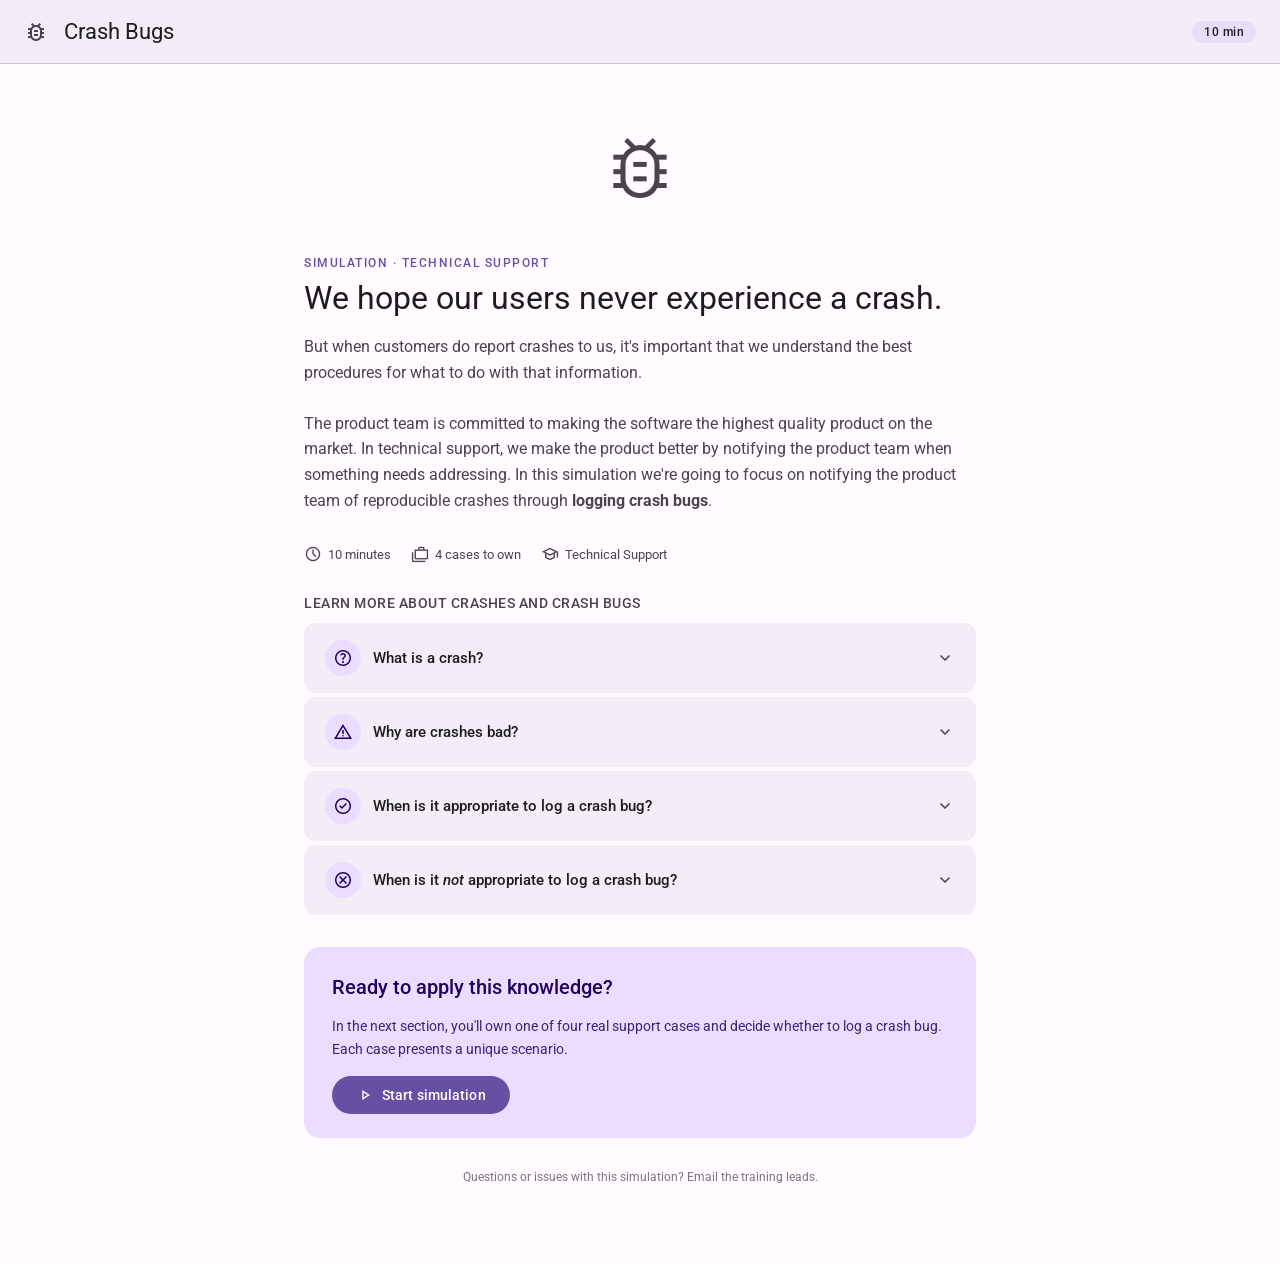
<file: Crash Bugs Intro.html>
<!DOCTYPE html>
<html lang="en">
<head>
<meta charset="utf-8">
<meta name="viewport" content="width=device-width, initial-scale=1">
<title>Crash Bugs – Intro</title>
<link href="https://fonts.googleapis.com/css2?family=Roboto:wght@300;400;500;700&family=Roboto+Mono&display=swap" rel="stylesheet">
<link href="https://fonts.googleapis.com/css2?family=Material+Symbols+Outlined:opsz,wght,FILL,GRAD@24,400,0,0" rel="stylesheet">
<link rel="stylesheet" href="styles.css">
</head>
<body class="m3-page">

<!-- Top App Bar -->
<div class="top-bar">
  <span class="material-symbols-outlined">bug_report</span>
  <span class="top-bar-title">Crash Bugs</span>
  <span class="top-bar-chip">10 min</span>
</div>

<div class="page">

  <!-- Hero icon -->
  <div class="hero-icon">
    <span class="material-symbols-outlined">bug_report</span>
  </div>

  <!-- Intro text -->
  <div>
    <div class="intro-eyebrow">Simulation · Technical Support</div>
    <h1 class="intro-heading">We hope our users never experience a crash.</h1>
    <p class="intro-body">
      But when customers do report crashes to us, it's important that we understand the best procedures for what to do with that information.<br><br>
      The product team is committed to making the software the highest quality product on the market. In technical support, we make the product better by notifying the product team when something needs addressing. In this simulation we're going to focus on notifying the product team of reproducible crashes through <strong>logging crash bugs</strong>.
    </p>
  </div>

  <!-- Meta -->
  <div class="meta-row">
    <div class="meta-item">
      <span class="material-symbols-outlined">schedule</span>
      10 minutes
    </div>
    <div class="meta-item">
      <span class="material-symbols-outlined">cases</span>
      4 cases to own
    </div>
    <div class="meta-item">
      <span class="material-symbols-outlined">school</span>
      Technical Support
    </div>
  </div>

  <!-- Accordions -->
  <div>
    <div class="accordion-heading">Learn more about crashes and crash bugs</div>
    <div class="accordion-stack">

      <div class="accordion" id="acc1">
        <button class="accordion-trigger" onclick="toggle('acc1')" aria-expanded="false">
          <div class="accordion-icon"><span class="material-symbols-outlined">help</span></div>
          <span class="accordion-label">What is a crash?</span>
          <span class="material-symbols-outlined accordion-chevron">expand_more</span>
        </button>
        <div class="accordion-body">
          <div class="accordion-body-inner">
            <div class="accordion-body-content">
              Crashes happen when the software is unable to gracefully catch an error, and it instead stops working and closes unexpectedly.
            </div>
          </div>
        </div>
      </div>

      <div class="accordion" id="acc2">
        <button class="accordion-trigger" onclick="toggle('acc2')" aria-expanded="false">
          <div class="accordion-icon"><span class="material-symbols-outlined">warning</span></div>
          <span class="accordion-label">Why are crashes bad?</span>
          <span class="material-symbols-outlined accordion-chevron">expand_more</span>
        </button>
        <div class="accordion-body">
          <div class="accordion-body-inner">
            <div class="accordion-body-content">
              If you've ever personally experienced a crash in any software, you probably don't need anyone to explain this to you. When software crashes, users risk losing unsaved work, orphaning edits in an enterprise geodatabase, losing their license, and more.<br><br>
              If an error occurs in the software, we expect that the software will catch that error and display a message to the user explaining why something cannot work properly. <strong>Crashing is an unhelpful response to an error.</strong>
            </div>
          </div>
        </div>
      </div>

      <div class="accordion" id="acc3">
        <button class="accordion-trigger" onclick="toggle('acc3')" aria-expanded="false">
          <div class="accordion-icon"><span class="material-symbols-outlined">check_circle</span></div>
          <span class="accordion-label">When is it appropriate to log a crash bug?</span>
          <span class="material-symbols-outlined accordion-chevron">expand_more</span>
        </button>
        <div class="accordion-body">
          <div class="accordion-body-inner">
            <div class="accordion-body-content">
              Any crash that can be reproduced should be logged as a crash bug. Any time you have a workflow where a series of <strong>repeatable steps produces a crash</strong>, log a crash bug.<br><br>
              To obtain repeatable steps, apply the problem-solving framework:<br><strong>Understand → Interrogate → Explain</strong>
            </div>
          </div>
        </div>
      </div>

      <div class="accordion" id="acc4">
        <button class="accordion-trigger" onclick="toggle('acc4')" aria-expanded="false">
          <div class="accordion-icon"><span class="material-symbols-outlined">cancel</span></div>
          <span class="accordion-label">When is it <em>not</em> appropriate to log a crash bug?</span>
          <span class="material-symbols-outlined accordion-chevron">expand_more</span>
        </button>
        <div class="accordion-body">
          <div class="accordion-body-inner">
            <div class="accordion-body-content">
              <strong>Non-reproducible crashes</strong> should not be logged as bugs. You are logging steps that a developer can use to reproduce, examine, and resolve the problem—if they can't reproduce it, they can't resolve it.<br><br>
              <strong>Crashes due to unmet minimum system requirements</strong> should also not be logged as crash bugs.
            </div>
          </div>
        </div>
      </div>

    </div>
  </div>

  <!-- CTA card -->
  <div class="cta-card">
    <div class="cta-card-title">Ready to apply this knowledge?</div>
    <div class="cta-card-body">In the next section, you'll own one of four real support cases and decide whether to log a crash bug. Each case presents a unique scenario.</div>
    <button class="cta-btn" onclick="startSimulation()">
      <span class="material-symbols-outlined">play_arrow</span>
      Start simulation
    </button>
  </div>

  <div class="footer-note">Questions or issues with this simulation? Email the training leads.</div>

</div>

<script src="app.js"></script>
</body>
</html>
</file>
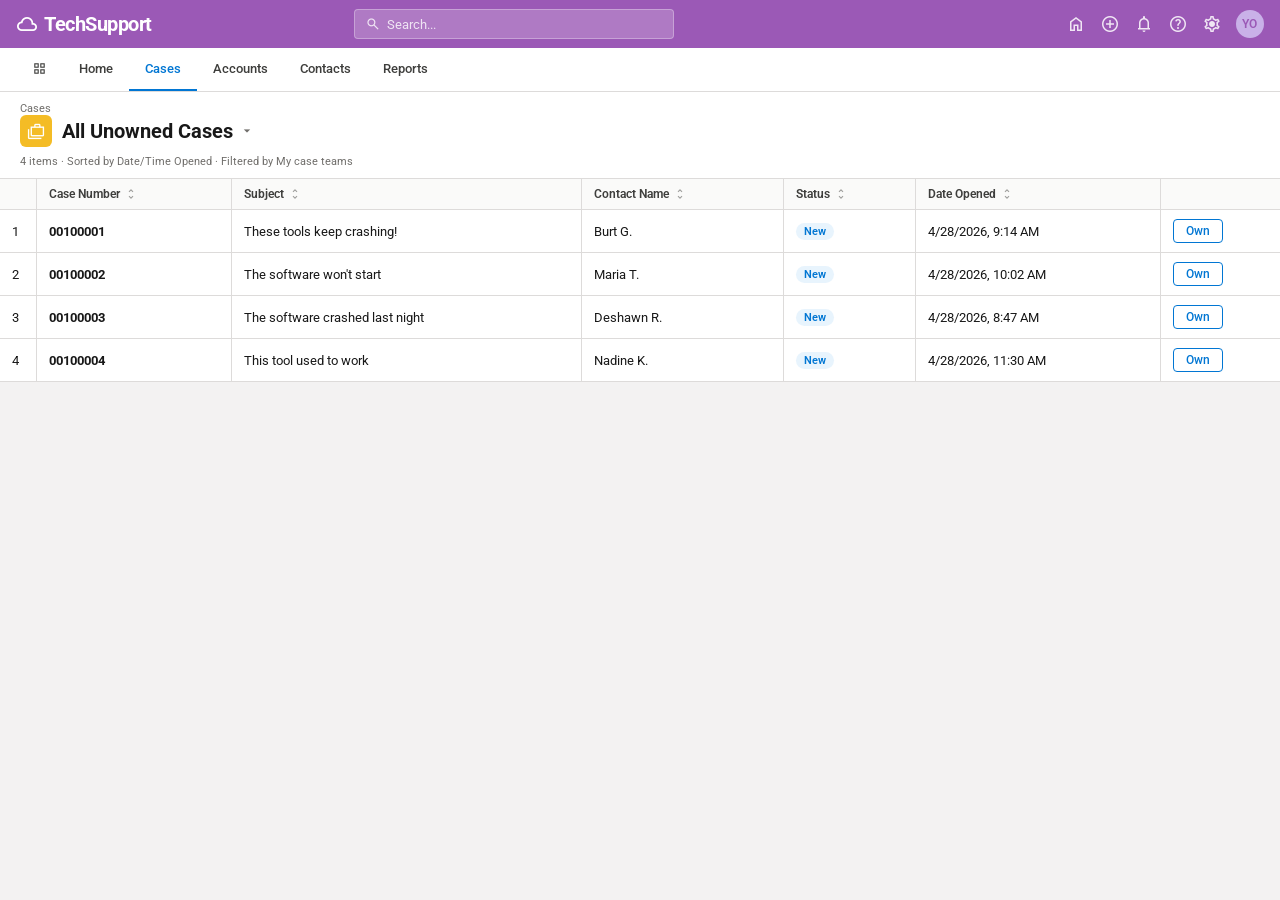
<file: queue.html>
<!DOCTYPE html>
<html lang="en">
<head>
<meta charset="utf-8">
<meta name="viewport" content="width=device-width, initial-scale=1">
<title>Crash Bugs – Case Queue</title>
<link href="https://fonts.googleapis.com/css2?family=Roboto:wght@300;400;500;700&display=swap" rel="stylesheet">
<link href="https://fonts.googleapis.com/css2?family=Material+Symbols+Outlined:opsz,wght,FILL,GRAD@24,400,0,0" rel="stylesheet">
<link rel="stylesheet" href="styles.css">
</head>
<body class="sf-page">

<!-- Global Nav -->
<div class="global-nav">
  <div class="global-nav-logo">
    <span class="material-symbols-outlined">cloud</span>
    TechSupport
  </div>
  <div class="global-nav-search">
    <span class="material-symbols-outlined">search</span>
    Search...
  </div>
  <div class="global-nav-icons">
    <span class="material-symbols-outlined">home</span>
    <span class="material-symbols-outlined">add_circle</span>
    <span class="material-symbols-outlined">notifications</span>
    <span class="material-symbols-outlined">help</span>
    <span class="material-symbols-outlined">settings</span>
    <div class="avatar">YO</div>
  </div>
</div>

<!-- App Nav -->
<div class="app-nav">
  <div class="app-nav-item">
    <span class="material-symbols-outlined" style="font-size:15px">grid_view</span>
  </div>
  <div class="app-nav-item">Home</div>
  <div class="app-nav-item active">Cases</div>
  <div class="app-nav-item">Accounts</div>
  <div class="app-nav-item">Contacts</div>
  <div class="app-nav-item">Reports</div>
</div>

<!-- List Header -->
<div class="list-header">
  <div class="list-breadcrumb">Cases</div>
  <div class="list-header-top">
    <div class="list-icon"><span class="material-symbols-outlined">cases</span></div>
    <div>
      <div class="list-title">
        All Unowned Cases
        <span class="material-symbols-outlined">arrow_drop_down</span>
      </div>
    </div>
  </div>
  <div class="list-meta">4 items · Sorted by Date/Time Opened · Filtered by My case teams</div>
</div>

<!-- Table -->
<div class="table-scroll-wrapper">
<table class="case-table" id="caseTable">
  <thead>
    <tr>
      <th style="width:36px"></th>
      <th><div class="col-header">Case Number <span class="material-symbols-outlined">unfold_more</span></div></th>
      <th><div class="col-header">Subject <span class="material-symbols-outlined">unfold_more</span></div></th>
      <th><div class="col-header">Contact Name <span class="material-symbols-outlined">unfold_more</span></div></th>
      <th><div class="col-header">Status <span class="material-symbols-outlined">unfold_more</span></div></th>
      <th><div class="col-header">Date Opened <span class="material-symbols-outlined">unfold_more</span></div></th>
      <th style="width:120px"></th>
    </tr>
  </thead>
  <tbody id="caseBody">
    <tr data-id="1">
      <td class="row-num">1</td>
      <td><strong>00100001</strong></td>
      <td>These tools keep crashing!</td>
      <td>Burt G.</td>
      <td><span class="status-badge status-new">New</span></td>
      <td>4/28/2026, 9:14 AM</td>
      <td><button class="own-btn" id="ownBtn1" onclick="ownCase(1, this)">Own</button></td>
    </tr>
    <tr data-id="2">
      <td class="row-num">2</td>
      <td><strong>00100002</strong></td>
      <td>The software won't start</td>
      <td>Maria T.</td>
      <td><span class="status-badge status-new">New</span></td>
      <td>4/28/2026, 10:02 AM</td>
      <td><button class="own-btn" id="ownBtn2" onclick="ownCase(2, this)">Own</button></td>
    </tr>
    <tr data-id="3">
      <td class="row-num">3</td>
      <td><strong>00100003</strong></td>
      <td>The software crashed last night</td>
      <td>Deshawn R.</td>
      <td><span class="status-badge status-new">New</span></td>
      <td>4/28/2026, 8:47 AM</td>
      <td><button class="own-btn" id="ownBtn3" onclick="ownCase(3, this)">Own</button></td>
    </tr>
    <tr data-id="4">
      <td class="row-num">4</td>
      <td><strong>00100004</strong></td>
      <td>This tool used to work</td>
      <td>Nadine K.</td>
      <td><span class="status-badge status-new">New</span></td>
      <td>4/28/2026, 11:30 AM</td>
      <td><button class="own-btn" id="ownBtn4" onclick="ownCase(4, this)">Own</button></td>
    </tr>
  </tbody>
</table>
</div>

<!-- All done banner -->
<div class="all-done-banner" id="allDone">
  <span class="material-symbols-outlined">check_circle</span>
  <div>
    <div class="all-done-text">You've owned all four cases!</div>
    <div class="all-done-sub">Great work. You're now a Crash Bug Hero.</div>
  </div>
</div>

<script src="app.js"></script>
<script src="cases.js"></script>
</body>
</html>
</file>
<file: styles.css>
/* ═══════════════════════════════════════════════════════════════
   CRASH BUGS — Shared Stylesheet
   ═══════════════════════════════════════════════════════════════ */

/* ── 1. Reset ── */

*, *::before, *::after {
  box-sizing: border-box;
  margin: 0;
  padding: 0;
}

/* ── 2. Design Tokens ── */

:root {
  /* SF/CRM theme */
  --sf-purple: #9b59b6;
  --sf-blue: #0176d3;
  --sf-blue-dark: #014486;
  --sf-green: #2e844a;
  --sf-text: #181818;
  --sf-text-muted: #3e3e3c;
  --sf-text-light: #706e6b;
  --sf-border: #dddbda;
  --sf-bg: #f3f2f2;
  --sf-row-hover: #f3f2f2;
  --sf-white: #ffffff;
  --sf-header-bg: #fafaf9;
  --sf-nav-border: #dddbda;
  --progress-purple: #6750A4;

  /* M3/Material theme */
  --md-sys-color-primary: #6750A4;
  --md-sys-color-on-primary: #FFFFFF;
  --md-sys-color-primary-container: #EADDFF;
  --md-sys-color-on-primary-container: #21005D;
  --md-sys-color-secondary: #625B71;
  --md-sys-color-secondary-container: #E8DEF8;
  --md-sys-color-on-secondary-container: #1D192B;
  --md-sys-color-surface: #FFFBFE;
  --md-sys-color-surface-container: #F3EDF7;
  --md-sys-color-surface-container-high: #ECE6F0;
  --md-sys-color-on-surface: #1C1B1F;
  --md-sys-color-on-surface-variant: #49454F;
  --md-sys-color-outline: #79747E;
  --md-sys-color-outline-variant: #CAC4D0;
  --md-sys-shape-corner-medium: 12px;
  --md-sys-shape-corner-large: 16px;
  --md-sys-shape-corner-extra-large: 28px;
  --md-sys-shape-corner-full: 9999px;
}

/* ── 3. Base body variants ── */

body {
  font-family: 'Roboto', sans-serif;
  min-height: 100vh;
}

body.sf-page {
  font-size: 14px;
  background: var(--sf-bg);
  color: var(--sf-text);
  height: 100vh;
  overflow: hidden;
  display: flex;
  flex-direction: column;
}

body.m3-page {
  font-size: 16px;
  background: var(--md-sys-color-surface);
  color: var(--md-sys-color-on-surface);
  display: flex;
  flex-direction: column;
  align-items: center;
}


/* ════════════════════════════════════════
   SF / CRM COMPONENTS
   ════════════════════════════════════════ */

/* ── Global navigation ── */

.global-nav {
  height: 48px;
  background: var(--sf-purple);
  display: flex;
  align-items: center;
  padding: 0 16px;
  gap: 12px;
  pointer-events: none;
}

.global-nav-logo {
  color: white;
  font-size: 20px;
  font-weight: 700;
  letter-spacing: -0.5px;
  display: flex;
  align-items: center;
  gap: 6px;
}

.global-nav-logo .material-symbols-outlined { font-size: 22px; }

.global-nav-search {
  flex: 1;
  max-width: 320px;
  margin: 0 auto;
  height: 30px;
  background: rgba(255,255,255,0.2);
  border: 1px solid rgba(255,255,255,0.3);
  border-radius: 4px;
  display: flex;
  align-items: center;
  padding: 0 10px;
  gap: 6px;
  color: rgba(255,255,255,0.8);
  font-size: 13px;
}

.global-nav-search .material-symbols-outlined { font-size: 16px; }

.global-nav-icons {
  margin-left: auto;
  display: flex;
  align-items: center;
  gap: 14px;
  color: rgba(255,255,255,0.85);
}

.global-nav-icons .material-symbols-outlined { font-size: 20px; }

.avatar {
  width: 28px;
  height: 28px;
  background: #c9b1e8;
  border-radius: 50%;
  display: flex;
  align-items: center;
  justify-content: center;
  font-size: 12px;
  font-weight: 600;
  color: var(--sf-purple);
}

/* ── App navigation tabs ── */

.app-nav {
  height: 44px;
  background: var(--sf-white);
  border-bottom: 1px solid var(--sf-border);
  display: flex;
  align-items: stretch;
  padding: 0 16px;
  pointer-events: none;
  user-select: none;
}

.app-nav-item {
  display: flex;
  align-items: center;
  padding: 0 16px;
  font-size: 13px;
  font-weight: 500;
  color: var(--sf-text-muted);
  border-bottom: 2px solid transparent;
  white-space: nowrap;
  gap: 6px;
}

.app-nav-item.active {
  color: var(--sf-blue);
  border-bottom-color: var(--sf-blue);
}

a.app-nav-item {
  text-decoration: none;
  color: inherit;
}

.app-nav-item.clickable {
  pointer-events: auto;
  cursor: pointer;
}

.app-nav-item.clickable:hover {
  background: var(--sf-row-hover);
}

/* ── Case header ── */

.case-header {
  background: var(--sf-white);
  border-bottom: 1px solid var(--sf-border);
  padding: 12px 20px 0;
}

.case-breadcrumb {
  font-size: 11px;
  color: var(--sf-text-light);
  margin-bottom: 4px;
}

.case-breadcrumb a {
  color: var(--sf-blue);
  text-decoration: none;
}

.case-breadcrumb a:hover { text-decoration: underline; }

.case-title-row {
  display: flex;
  align-items: center;
  gap: 12px;
  padding-bottom: 12px;
}

.case-icon {
  width: 36px;
  height: 36px;
  background: #f4bc25;
  border-radius: 6px;
  display: flex;
  align-items: center;
  justify-content: center;
  flex-shrink: 0;
}

.case-icon .material-symbols-outlined { font-size: 20px; color: white; }

.case-title {
  font-size: 18px;
  font-weight: 700;
  color: var(--sf-text);
}

.case-subtitle {
  font-size: 12px;
  color: var(--sf-text-light);
  margin-top: 2px;
}

/* ── Case body layout ── */

.case-body {
  display: grid;
  grid-template-columns: 1fr 280px;
  flex: 1;
  min-height: 0;
  overflow: hidden;
}

/* ── Feed pane ── */

.feed-pane {
  border-right: 1px solid var(--sf-border);
  background: var(--sf-white);
  overflow-y: auto;
}

.feed-label {
  padding: 12px 20px;
  font-size: 14px;
  font-weight: 600;
  color: var(--sf-text-muted);
  border-bottom: 1px solid var(--sf-border);
  background: var(--sf-header-bg);
  letter-spacing: 0.3px;
}

.feed-content {
  padding: 20px;
  display: flex;
  flex-direction: column;
  gap: 16px;
}

/* ── Details pane ── */

.details-pane {
  background: var(--sf-white);
  padding: 0;
}

.details-label {
  padding: 12px 16px;
  font-size: 14px;
  font-weight: 600;
  color: var(--sf-text-muted);
  border-bottom: 1px solid var(--sf-border);
  background: var(--sf-header-bg);
  letter-spacing: 0.3px;
}

.details-content {
  padding: 16px;
  display: flex;
  flex-direction: column;
  gap: 16px;
}

.detail-field-label {
  font-size: 11px;
  color: var(--sf-text-light);
  margin-bottom: 3px;
  font-weight: 500;
  letter-spacing: 0.3px;
  text-transform: uppercase;
}

.detail-field-value {
  font-size: 14px;
  color: var(--sf-text);
  font-weight: 500;
}

.detail-field-value.link { color: var(--sf-blue); }

/* ── Email card ── */

.email-card {
  border: 1px solid var(--sf-border);
  border-radius: 6px;
  overflow: hidden;
}

.email-header {
  background: var(--sf-header-bg);
  border-bottom: 1px solid var(--sf-border);
  padding: 10px 16px;
  display: flex;
  align-items: center;
  gap: 10px;
}

.email-avatar {
  width: 32px;
  height: 32px;
  background: #d4e8f7;
  border-radius: 50%;
  display: flex;
  align-items: center;
  justify-content: center;
  font-size: 14px;
  font-weight: 600;
  color: var(--sf-blue);
  flex-shrink: 0;
}

.email-from {
  font-weight: 600;
  font-size: 14px;
  color: var(--sf-text);
}

.email-addr {
  font-size: 11px;
  color: var(--sf-text-light);
  margin-top: 1px;
}

/* .email-meta and .email-date are the same element */
.email-meta,
.email-date {
  margin-left: auto;
  font-size: 11px;
  color: var(--sf-text-light);
  white-space: nowrap;
}

.email-subject-row {
  padding: 8px 16px;
  border-bottom: 1px solid var(--sf-border);
  background: var(--sf-white);
}

.email-subject-label {
  font-size: 11px;
  color: var(--sf-text-light);
}

.email-subject-value {
  font-size: 14px;
  font-weight: 500;
  color: var(--sf-text);
}

.email-body {
  padding: 20px 16px;
  font-size: 14px;
  line-height: 1.65;
  color: var(--sf-text);
  background: var(--sf-white);
}

.email-body p { margin-bottom: 12px; }
.email-body p:last-child { margin-bottom: 0; }
.email-sig { color: var(--sf-text-muted); }

/* ── Chat / call transcript ── */

.chat-log {
  border: 1px solid var(--sf-border);
  border-radius: 6px;
  overflow: hidden;
}

.chat-label {
  display: flex;
  align-items: center;
  gap: 8px;
  padding: 10px 16px;
  background: var(--sf-header-bg);
  border-bottom: 1px solid var(--sf-border);
  font-size: 14px;
  font-weight: 600;
  color: var(--sf-text-muted);
}

.chat-label .material-symbols-outlined { font-size: 16px; color: var(--sf-blue); }

.chat-bubble {
  padding: 12px 16px;
  border-bottom: 1px solid var(--sf-border);
  display: flex;
  gap: 10px;
}

.chat-bubble:last-of-type { border-bottom: none; }

.bubble-name {
  font-size: 14px;
  font-weight: 700;
  min-width: 80px;
  padding-top: 2px;
  flex-shrink: 0;
}

.chat-bubble.you .bubble-name { color: var(--sf-blue); }

/* Customer bubble name — use class="chat-bubble customer" */
.chat-bubble.customer .bubble-name { color: #7b5ea7; }

.bubble-text {
  font-size: inherit;
  line-height: 1.6;
  color: var(--sf-text);
}

.chat-end-note {
  padding: 10px 16px;
  font-size: 11px;
  color: var(--sf-text-light);
  background: var(--sf-header-bg);
  border-top: 1px solid var(--sf-border);
  font-style: italic;
}

/* ── Notes card ── */

.notes-card {
  border: 1px solid var(--sf-border);
  border-radius: 6px;
  overflow: hidden;
  background: white;
}

.notes-label {
  padding: 8px 14px;
  font-size: 14px;
  font-weight: 600;
  text-transform: uppercase;
  letter-spacing: 0.5px;
  color: var(--sf-text-light);
  background: var(--sf-header-bg);
  border-bottom: 1px solid var(--sf-border);
}

.notes-body {
  padding: 14px;
  font-size: 14px;
  line-height: 1.65;
  color: var(--sf-text);
}

.notes-body ul {
  padding-left: 18px;
}

/* ── Decision card ── */

.decision-card {
  background: var(--sf-white);
  border: 1px solid var(--sf-border);
  border-radius: 6px;
  padding: 16px;
  display: flex;
  align-items: center;
  gap: 16px;
}

.decision-prompt {
  font-size: 14px;
  font-weight: 600;
  color: var(--sf-text);
  flex: 1;
}

.decision-btns { display: flex; gap: 8px; }

/* ── Feedback card ── */

.feedback-card {
  border-radius: 6px;
  padding: 14px 16px;
  font-size: 14px;
  line-height: 1.65;
}

.feedback-card.yellow {
  background: #fef9ec;
  border: 1px solid #f5dfa0;
  color: #5a3800;
}

.feedback-card.green {
  background: #ebf7ee;
  border: 1px solid #c2e0c8;
  color: #1a4731;
}

/* ── Narrative card ── */
/* Replaces both .step-narrative (Case 1) and .narrative-card (Case 2) */

.narrative-card {
  background: var(--sf-white);
  border: 1px solid var(--sf-border);
  border-radius: 6px;
  padding: 14px 16px;
  font-size: 14px;
  line-height: 1.65;
  color: var(--sf-text-muted);
}

.narrative-card strong { color: var(--sf-text); }

/* ── Action buttons ── */

.call-btn {
  display: inline-flex;
  align-items: center;
  gap: 8px;
  align-self: flex-start;
  background: var(--sf-blue);
  color: white;
  border: none;
  border-radius: 4px;
  padding: 8px 18px;
  font-family: inherit;
  font-size: 14px;
  font-weight: 500;
  cursor: pointer;
  white-space: nowrap;
  text-decoration: none;
}

.call-btn .material-symbols-outlined { font-size: 18px; }

.call-btn.secondary {
  background: white;
  color: var(--sf-blue);
  border: 1px solid var(--sf-blue);
}

/* ── Case closed banner ── */

.case-closed-banner {
  background: var(--sf-bg);
  border: 1px solid var(--sf-border);
  border-radius: 6px;
  padding: 10px 16px;
  font-size: 14px;
  font-weight: 600;
  color: var(--sf-text-light);
  text-align: center;
  letter-spacing: 0.3px;
}

/* ── Completion card ── */

.completion-card {
  background: #ebf7ee;
  border: 1px solid #c2e0c8;
  border-radius: 6px;
  padding: 20px;
  display: flex;
  flex-direction: column;
}

.completion-title {
  font-size: 16px;
  font-weight: 700;
  color: #1a4731;
  margin-bottom: 6px;
}

.completion-body {
  font-size: 14px;
  line-height: 1.6;
  color: #2e6b45;
}

/* ── Cases list: progress banner ── */

.progress-banner {
  background: white;
  border-bottom: 1px solid var(--sf-border);
  padding: 10px 20px;
  display: flex;
  align-items: center;
  gap: 16px;
}

.progress-label {
  font-size: 12px;
  font-weight: 500;
  color: var(--sf-text-muted);
  white-space: nowrap;
}

.progress-track {
  flex: 1;
  height: 8px;
  background: #e4e4e4;
  border-radius: 9999px;
  overflow: hidden;
}

.progress-fill {
  height: 100%;
  width: 0%;
  background: var(--progress-purple);
  border-radius: 9999px;
  transition: width 500ms cubic-bezier(0.2,0,0,1);
}

.progress-count {
  font-size: 12px;
  font-weight: 600;
  color: var(--progress-purple);
  white-space: nowrap;
}

/* ── Cases list: list header ── */

.list-header {
  background: var(--sf-white);
  border-bottom: 1px solid var(--sf-border);
  padding: 10px 20px 0;
}

.list-header-top {
  display: flex;
  align-items: center;
  gap: 10px;
  padding-bottom: 8px;
}

.list-icon {
  width: 32px;
  height: 32px;
  background: #f4bc25;
  border-radius: 6px;
  display: flex;
  align-items: center;
  justify-content: center;
}

.list-icon .material-symbols-outlined { font-size: 18px; color: white; }

.list-breadcrumb {
  font-size: 11px;
  color: var(--sf-text-light);
}

.list-title {
  font-size: 20px;
  font-weight: 700;
  color: var(--sf-text);
  display: flex;
  align-items: center;
  gap: 6px;
}

.list-title .material-symbols-outlined { font-size: 16px; color: var(--sf-text-light); }

.list-actions {
  margin-left: auto;
  display: flex;
  gap: 6px;
}

.list-meta {
  font-size: 11px;
  color: var(--sf-text-light);
  padding-bottom: 10px;
}

/* ── Cases list: toolbar ── */

.list-toolbar {
  background: var(--sf-white);
  border-bottom: 1px solid var(--sf-border);
  padding: 6px 20px;
  display: flex;
  align-items: center;
  gap: 8px;
}

.search-input {
  height: 28px;
  border: 1px solid var(--sf-border);
  border-radius: 4px;
  padding: 0 10px 0 30px;
  font-family: inherit;
  font-size: 13px;
  color: var(--sf-text);
  background: white url("data:image/svg+xml,%3Csvg xmlns='http://www.w3.org/2000/svg' width='14' height='14' viewBox='0 0 24 24' fill='none' stroke='%23706e6b' stroke-width='2'%3E%3Ccircle cx='11' cy='11' r='8'/%3E%3Cpath d='m21 21-4.35-4.35'/%3E%3C/svg%3E") no-repeat 8px center;
  width: 220px;
}

.search-input:focus { outline: none; border-color: var(--sf-blue); }

.toolbar-spacer { flex: 1; }

.toolbar-icon-btn {
  width: 28px;
  height: 28px;
  display: flex;
  align-items: center;
  justify-content: center;
  border: 1px solid var(--sf-border);
  border-radius: 4px;
  background: white;
  cursor: pointer;
  color: var(--sf-text-muted);
}

.toolbar-icon-btn .material-symbols-outlined { font-size: 16px; }
.toolbar-icon-btn:hover { background: var(--sf-row-hover); }

/* ── Cases list: table ── */

.sf-btn {
  height: 30px;
  padding: 0 14px;
  border-radius: 4px;
  font-family: inherit;
  font-size: 13px;
  font-weight: 500;
  cursor: pointer;
  border: 1px solid var(--sf-border);
  background: white;
  color: var(--sf-text-muted);
  transition: background 120ms;
}

.sf-btn:hover { background: var(--sf-row-hover); }

.sf-btn.primary {
  background: var(--sf-blue);
  color: white;
  border-color: var(--sf-blue-dark);
}

.sf-btn.primary:hover { background: var(--sf-blue-dark); }

.case-table {
  width: 100%;
  background: white;
  border-collapse: collapse;
}

.case-table thead tr {
  background: var(--sf-header-bg);
  border-bottom: 1px solid var(--sf-border);
}

.case-table th {
  text-align: left;
  padding: 8px 12px;
  font-size: 12px;
  font-weight: 600;
  color: var(--sf-text-muted);
  white-space: nowrap;
  border-right: 1px solid var(--sf-border);
  user-select: none;
}

.case-table th:last-child { border-right: none; }

.case-table th .col-header {
  display: flex;
  align-items: center;
  gap: 4px;
  cursor: pointer;
}

.case-table th .col-header .material-symbols-outlined { font-size: 14px; opacity: 0.5; }

.case-table tbody tr {
  border-bottom: 1px solid var(--sf-border);
  cursor: pointer;
  transition: background 100ms;
}

.case-table tbody tr:hover { background: var(--sf-row-hover); }
.case-table tbody tr.owned { background: #f0faf4; }
.case-table tbody tr.owned:hover { background: #e3f5ea; }

.case-table td {
  padding: 9px 12px;
  font-size: 13px;
  color: var(--sf-text);
  border-right: 1px solid var(--sf-border);
  vertical-align: middle;
}

.case-table td:last-child { border-right: none; }

.row-num { color: var(--sf-text-light); font-size: 12px; width: 32px; }

.case-number-link {
  color: var(--sf-blue);
  font-weight: 500;
  text-decoration: none;
}

.case-number-link:hover { text-decoration: underline; }

.status-badge {
  display: inline-flex;
  align-items: center;
  gap: 4px;
  padding: 2px 8px;
  border-radius: 9999px;
  font-size: 11px;
  font-weight: 600;
}

.status-new { background: #e8f4fd; color: var(--sf-blue); }
.status-owned { background: #f3eeff; color: var(--sf-purple); }
.status-closed { background: var(--sf-bg); color: var(--sf-text-muted); }

.own-btn {
  height: 24px;
  padding: 0 12px;
  border-radius: 4px;
  font-family: inherit;
  font-size: 12px;
  font-weight: 500;
  cursor: pointer;
  border: 1px solid var(--sf-blue);
  background: white;
  color: var(--sf-blue);
  white-space: nowrap;
  transition: all 120ms;
}

.own-btn.done {
  border-color: var(--sf-green);
  color: var(--sf-green);
  cursor: default;
}

/* ── Feed group — reveals multiple siblings as one unit ── */

.feed-group {
  display: flex;
  flex-direction: column;
  gap: 16px;
}

/* ── Cases list: all-done banner ── */

.all-done-banner {
  display: none;
  background: #ebf7ee;
  border: 1px solid #c2e0c8;
  border-radius: 6px;
  padding: 20px 24px;
  margin: 24px 20px;
  align-items: center;
  gap: 14px;
}

.all-done-banner.visible { display: flex; }
.all-done-banner .material-symbols-outlined { font-size: 32px; color: var(--sf-green); }
.all-done-text { font-size: 15px; font-weight: 500; color: #1a4731; }
.all-done-sub { font-size: 13px; color: var(--sf-green); margin-top: 2px; }


/* ════════════════════════════════════════
   M3 / MATERIAL COMPONENTS
   ════════════════════════════════════════ */

/* ── Top app bar ── */

.top-bar {
  width: 100%;
  height: 64px;
  background: var(--md-sys-color-surface-container);
  display: flex;
  align-items: center;
  gap: 16px;
  padding: 0 24px;
  border-bottom: 1px solid var(--md-sys-color-outline-variant);
  position: sticky;
  top: 0;
  z-index: 10;
}

.top-bar .material-symbols-outlined { color: var(--md-sys-color-on-surface-variant); font-size: 24px; }

.top-bar-title {
  font-size: 22px;
  font-weight: 400;
  color: var(--md-sys-color-on-surface);
  letter-spacing: 0;
}

.top-bar-chip {
  margin-left: auto;
  background: var(--md-sys-color-secondary-container);
  color: var(--md-sys-color-on-secondary-container);
  font-size: 12px;
  font-weight: 500;
  padding: 4px 12px;
  border-radius: var(--md-sys-shape-corner-full);
  letter-spacing: 0.5px;
}

/* ── Page shell ── */

.page {
  width: 100%;
  max-width: 720px;
  padding: 48px 24px 80px;
  display: flex;
  flex-direction: column;
  gap: 32px;
}

/* ── Hero icon ── */

.hero-icon {
  display: flex;
  justify-content: center;
  padding: 16px 0;
}

.hero-icon .material-symbols-outlined {
  font-size: 80px;
  color: var(--md-sys-color-on-surface-variant);
}

/* ── Intro text ── */

.intro-eyebrow {
  font-size: 12px;
  font-weight: 500;
  letter-spacing: 1.5px;
  text-transform: uppercase;
  color: var(--md-sys-color-primary);
  margin-bottom: 8px;
}

.intro-heading {
  font-size: 32px;
  font-weight: 400;
  line-height: 1.25;
  color: var(--md-sys-color-on-surface);
  margin-bottom: 16px;
}

.intro-body {
  font-size: 16px;
  line-height: 1.6;
  color: var(--md-sys-color-on-surface-variant);
  text-wrap: pretty;
}

/* ── Meta row ── */

.meta-row {
  display: flex;
  align-items: center;
  gap: 20px;
  flex-wrap: wrap;
}

.meta-item {
  display: flex;
  align-items: center;
  gap: 6px;
  font-size: 13px;
  color: var(--md-sys-color-on-surface-variant);
}

.meta-item .material-symbols-outlined { font-size: 18px; }

/* ── Accordion ── */

.accordion-heading {
  font-size: 14px;
  font-weight: 500;
  letter-spacing: 0.5px;
  color: var(--md-sys-color-on-surface-variant);
  text-transform: uppercase;
  margin-bottom: 12px;
}

.accordion-stack { display: flex; flex-direction: column; gap: 4px; }

.accordion {
  background: var(--md-sys-color-surface-container);
  border-radius: var(--md-sys-shape-corner-medium);
  overflow: hidden;
  border: 1px solid transparent;
  transition: border-color 200ms;
}

.accordion.open { border-color: var(--md-sys-color-outline-variant); }

.accordion-trigger {
  width: 100%;
  display: flex;
  align-items: center;
  gap: 12px;
  padding: 16px 20px;
  background: none;
  border: none;
  cursor: pointer;
  text-align: left;
  font-family: inherit;
  position: relative;
}

.accordion-trigger::after {
  content: '';
  position: absolute;
  inset: 0;
  background: var(--md-sys-color-on-surface);
  opacity: 0;
  border-radius: inherit;
  transition: opacity 150ms;
  pointer-events: none;
}

.accordion-trigger:hover::after { opacity: 0.08; }
.accordion-trigger:active::after { opacity: 0.12; }

.accordion-icon {
  width: 36px;
  height: 36px;
  border-radius: var(--md-sys-shape-corner-full);
  background: var(--md-sys-color-primary-container);
  display: flex;
  align-items: center;
  justify-content: center;
  flex-shrink: 0;
}

.accordion-icon .material-symbols-outlined {
  font-size: 20px;
  color: var(--md-sys-color-on-primary-container);
}

.accordion-label {
  flex: 1;
  font-size: 15px;
  font-weight: 500;
  color: var(--md-sys-color-on-surface);
}

.accordion-chevron {
  font-size: 20px;
  color: var(--md-sys-color-on-surface-variant);
  transition: transform 250ms cubic-bezier(0.2, 0, 0, 1);
  flex-shrink: 0;
}

.accordion.open .accordion-chevron { transform: rotate(180deg); }

.accordion-body {
  display: grid;
  grid-template-rows: 0fr;
  transition: grid-template-rows 250ms cubic-bezier(0.2, 0, 0, 1);
}

.accordion.open .accordion-body { grid-template-rows: 1fr; }
.accordion-body-inner { overflow: hidden; }

.accordion-body-content {
  padding: 0 20px 20px 68px;
  font-size: 14px;
  line-height: 1.65;
  color: var(--md-sys-color-on-surface-variant);
  text-wrap: pretty;
}

.accordion-image {
  width: 100%;
  height: 110px;
  background: var(--md-sys-color-surface-container-high);
  border-radius: 8px;
  display: flex;
  align-items: center;
  justify-content: center;
  gap: 8px;
  margin-top: 14px;
  color: var(--md-sys-color-on-surface-variant);
  font-size: 12px;
  opacity: 0.7;
}

.accordion-image .material-symbols-outlined { font-size: 20px; }

/* ── CTA card ── */

.cta-card {
  background: var(--md-sys-color-primary-container);
  border-radius: var(--md-sys-shape-corner-large);
  padding: 28px 28px 24px;
  display: flex;
  flex-direction: column;
  gap: 16px;
}

.cta-card-title {
  font-size: 20px;
  font-weight: 500;
  color: var(--md-sys-color-on-primary-container);
}

.cta-card-body {
  font-size: 14px;
  line-height: 1.6;
  color: var(--md-sys-color-on-primary-container);
  opacity: 0.85;
}

.cta-btn {
  align-self: flex-start;
  display: flex;
  align-items: center;
  gap: 8px;
  background: var(--md-sys-color-primary);
  color: var(--md-sys-color-on-primary);
  border: none;
  border-radius: var(--md-sys-shape-corner-full);
  padding: 10px 24px;
  font-family: inherit;
  font-size: 14px;
  font-weight: 500;
  letter-spacing: 0.1px;
  cursor: pointer;
  position: relative;
  overflow: hidden;
  transition: box-shadow 200ms;
}

.cta-btn::after {
  content: '';
  position: absolute;
  inset: 0;
  background: white;
  opacity: 0;
  transition: opacity 150ms;
}

.cta-btn:hover { box-shadow: 0 1px 3px rgba(0,0,0,.2); }
.cta-btn:hover::after { opacity: 0.08; }
.cta-btn:active::after { opacity: 0.12; }
.cta-btn .material-symbols-outlined { font-size: 18px; }

/* ── Footer note ── */

.footer-note {
  text-align: center;
  font-size: 12px;
  color: var(--md-sys-color-outline);
}


/* ════════════════════════════════════════
   MOBILE (≤ 640px)
   ════════════════════════════════════════ */

@media (max-width: 640px) {

  /* ── SF pages: let the document scroll ── */
  body.sf-page {
    height: auto;
    min-height: 100dvh;
    overflow-x: hidden;
    overflow-y: auto;
  }

  /* ── Global nav: hide search bar, tighten icons ── */
  .global-nav-search { display: none; }
  .global-nav-icons { gap: 10px; }

  /* ── App nav: scroll horizontally without a visible scrollbar ── */
  .app-nav {
    overflow-x: auto;
    -webkit-overflow-scrolling: touch;
    scrollbar-width: none;
  }
  .app-nav::-webkit-scrollbar { display: none; }

  /* ── Case body: drop side-by-side grid ── */
  .case-body {
    display: block;
    overflow: visible;
  }

  /* ── Feed pane: full width, no clipping ── */
  .feed-pane {
    overflow: visible;
    border-right: none;
  }

  /* ── Details pane: hide — same info is in the case header subtitle ── */
  .details-pane { display: none; }

  /* ── Decision card: stack prompt above buttons ── */
  .decision-card {
    flex-direction: column;
    align-items: flex-start;
    gap: 12px;
  }

  /* ── Queue table: enable horizontal scroll inside its container ── */
  .table-scroll-wrapper {
    overflow-x: auto;
    -webkit-overflow-scrolling: touch;
  }

  /* ── M3 pages: reduce top padding and heading size ── */
  .page { padding-top: 24px; }
  .intro-heading { font-size: 26px; }

}
</file>
